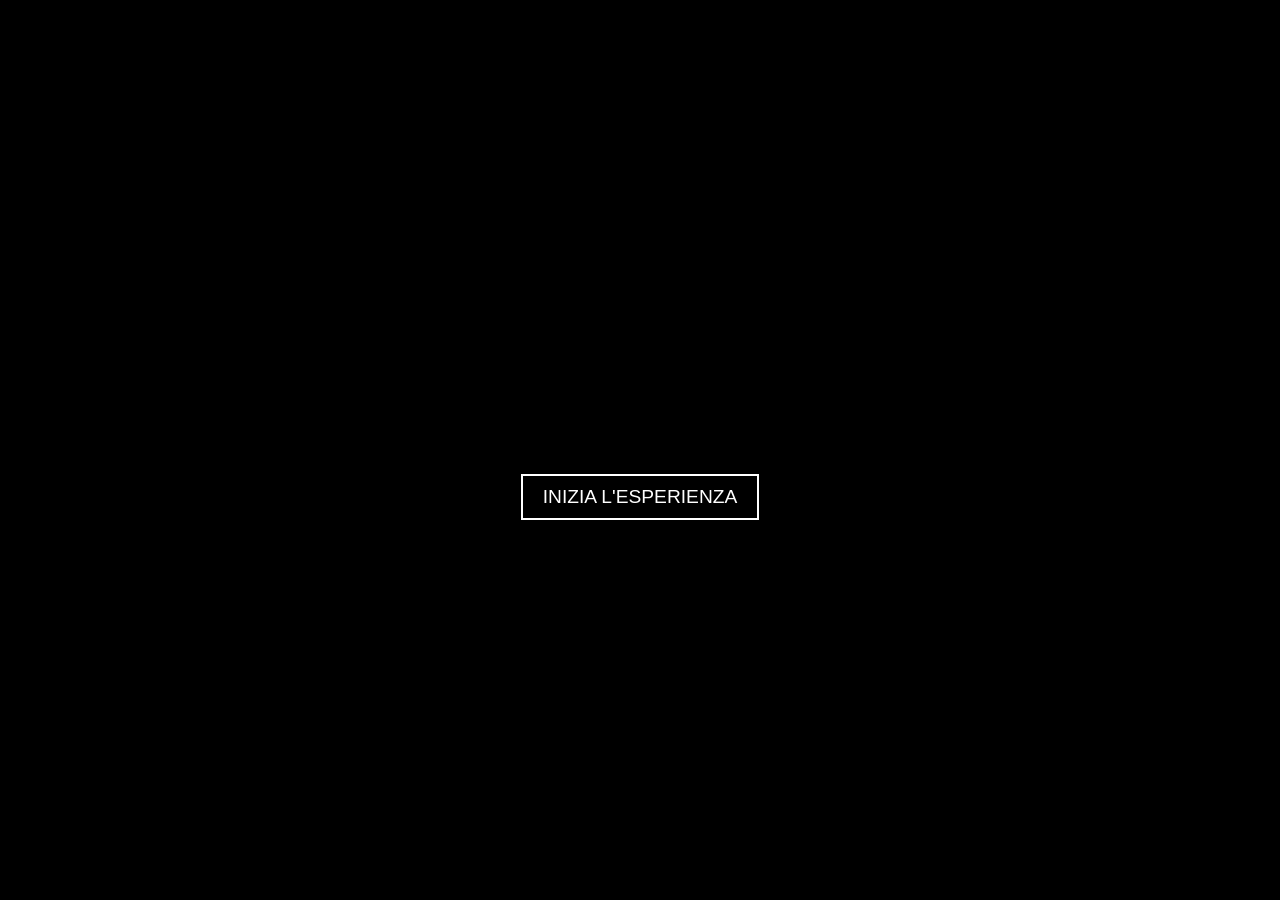
<file: index.html>
<!DOCTYPE html>
<html>
    <head>
        <meta name="viewport" content="width=device-width, initial-scale=1.0">
        <link href="intro.css" rel="stylesheet">
        <link rel="icon" type="image/png" href="immagini/icon.png">
        <title>The Bay Harbour Site - Intro</title>
        <script async src="https://pagead2.googlesyndication.com/pagead/js/adsbygoogle.js?client=ca-pub-9515995415757323"
     crossorigin="anonymous"></script>
    </head>
    <body>
        <div id="intro-container" class="center-wrapper">
            <h1 class="fade-text">Tonight's the night.</h1>
            <button id="start-btn">Inizia l'esperienza</button>
        </div>
        <audio id="dexter-audio" src="audio/tonight-the-night-voice.mp3"></audio>

        <script>
            const btn = document.getElementById('start-btn');
            const text = document.querySelector('.fade-text');
            const audio = document.getElementById('dexter-audio');

            btn.addEventListener('click', () => {
                
                btn.style.display = 'none';
                
            
                text.style.opacity = '1';
                
                
                audio.play();

            
                setTimeout(() => {
                    window.location.href = "pagine/home.html";
                }, 4000); 
            });
        </script>
    </body>

</html>
</file>
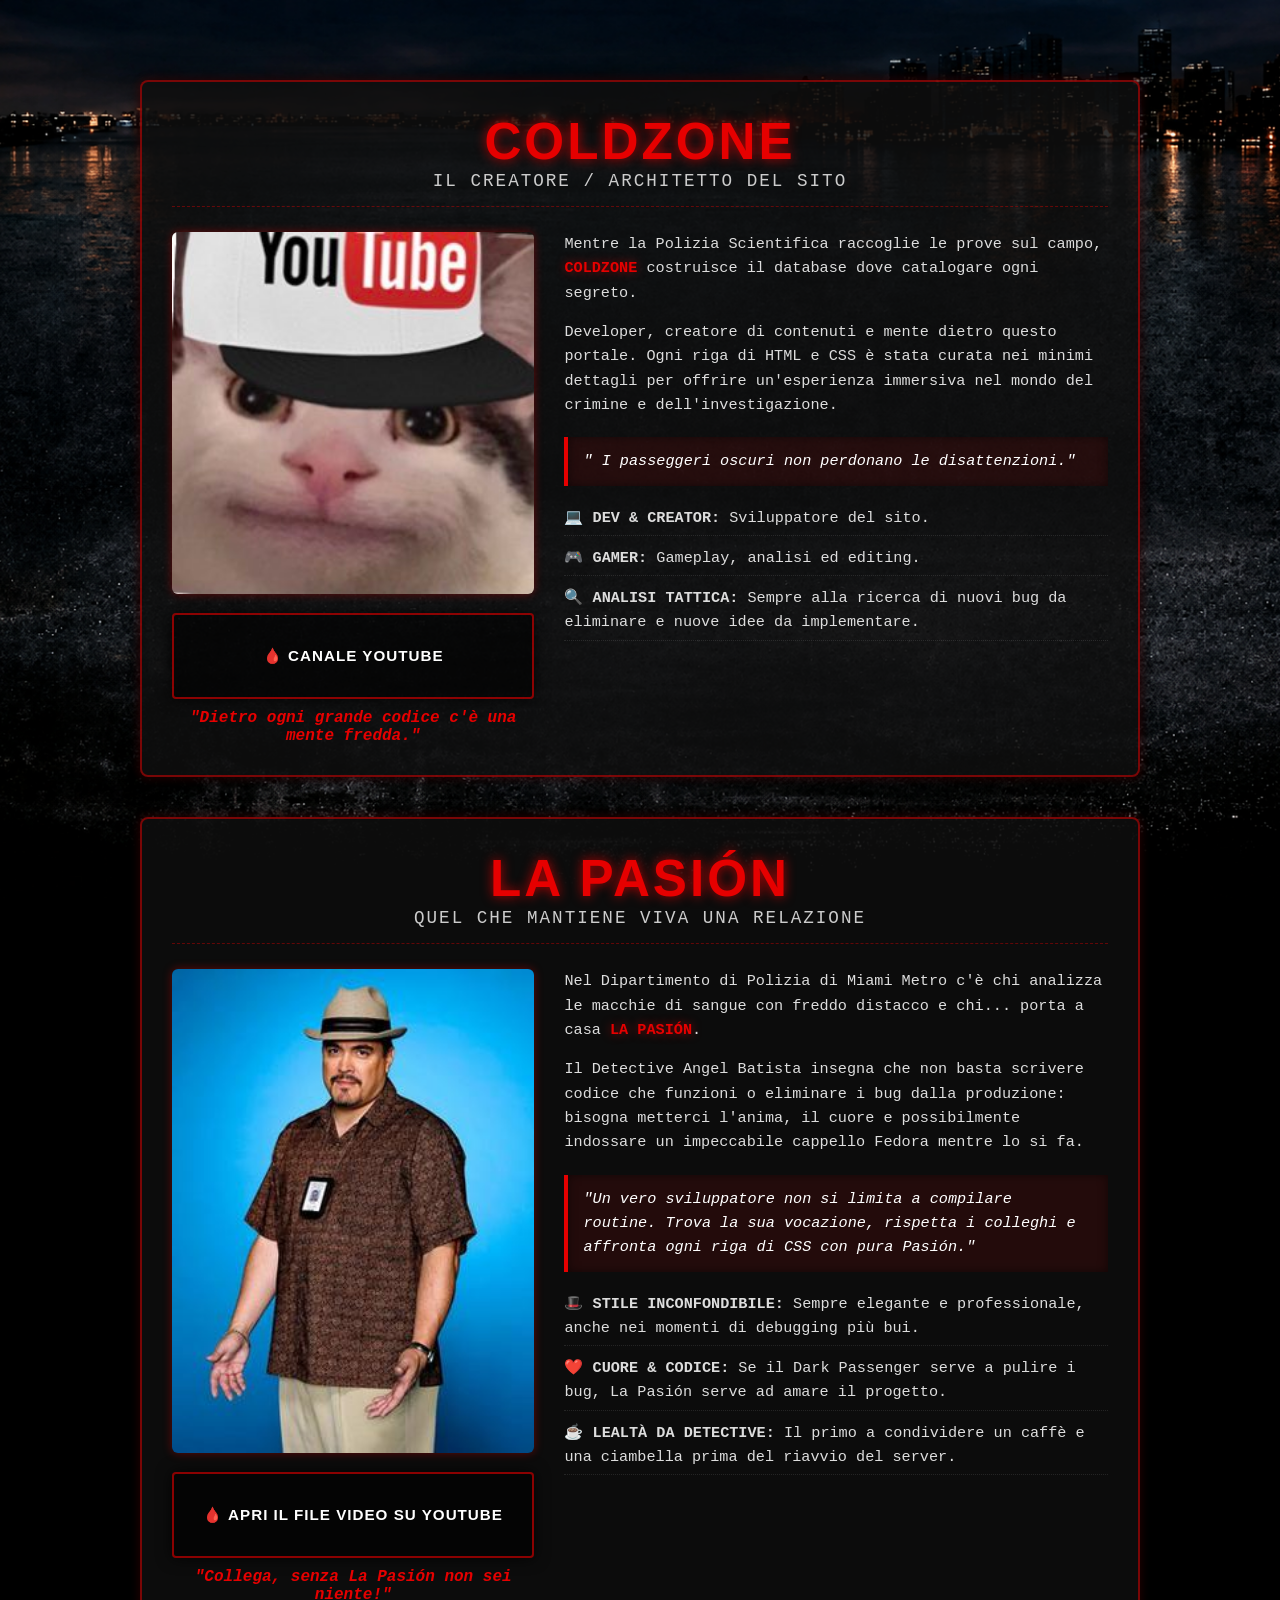
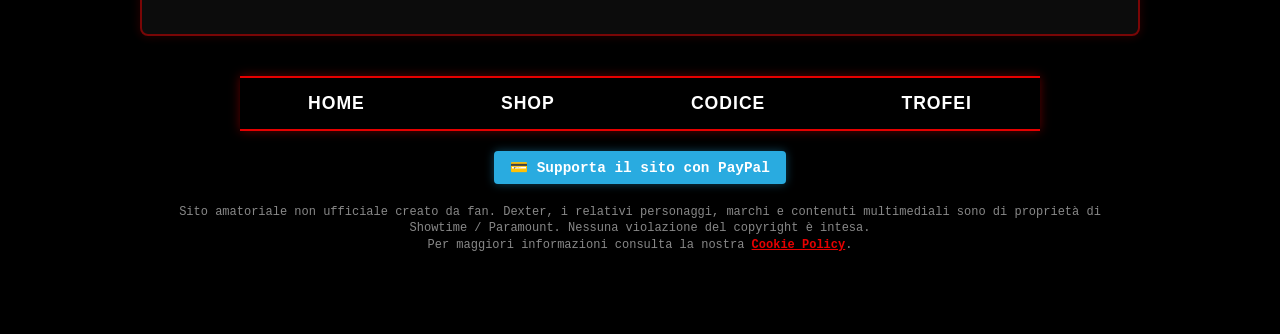
<file: pagine/chi-siamo.html>
<!DOCTYPE html>
<html lang="it">
<head>
    <meta charset="UTF-8">
    <meta name="viewport" content="width=device-width, initial-scale=1.0">
    <title>CHI SIAMO</title>
    <link rel="icon" type="image/png" href="../immagini/icon.png">
    <link rel="stylesheet" href="../css/struttura.css">
    <script async src="https://pagead2.googlesyndication.com/pagead/js/adsbygoogle.js?client=ca-pub-9515995415757323"
     crossorigin="anonymous"></script>
</head>
<body>
    <div class="sezione-batista">
        <div class="header-batista">
            <p class="titolo-pasion">COLDZONE</p>
            <span class="sub-batista">IL CREATORE / ARCHITETTO DEL SITO</span>
        </div>

        <div class="contenuto-batista">
            <div class="box-meme-batista">
                <div class="foto-batista-container">
                    <img src="../immagini/creator.jpg" alt="Coldzone Creator" class="foto-creator">
                </div>

                <div class="video-container">
                    <a href="https://www.youtube.com/@coldzone2730" target="_blank" class="youtube-btn">
                        🩸 CANALE YOUTUBE
                    </a>
                </div>

                <span class="didascalia-meme">"Dietro ogni grande codice c'è una mente fredda."</span>
            </div>

            <div class="testo-pasion">
                <p>
                    Mentre la Polizia Scientifica raccoglie le prove sul campo, <strong class="testo-rosso">COLDZONE</strong> costruisce il database dove catalogare ogni segreto.
                </p>
                <p>
                    Developer, creatore di contenuti e mente dietro questo portale. Ogni riga di HTML e CSS è stata curata nei minimi dettagli per offrire un'esperienza immersiva nel mondo del crimine e dell'investigazione.
                </p>
                
                <blockquote class="citazione-batista">
                    " I passeggeri oscuri non perdonano le disattenzioni."
                </blockquote>
                
                <ul class="lista-pasion">
                    <li>💻 <strong>DEV & CREATOR:</strong> Sviluppatore del sito.</li>
                    <li>🎮 <strong>GAMER:</strong> Gameplay, analisi ed editing.</li>
                    <li>🔍 <strong>ANALISI TATTICA:</strong> Sempre alla ricerca di nuovi bug da eliminare e nuove idee da implementare.</li>
                </ul>
            </div>
        </div>
    </div>

    <div class="sezione-batista">
        <div class="header-batista">
            <p class="titolo-pasion">LA PASIÓN</p>
            <span class="sub-batista">QUEL CHE MANTIENE VIVA UNA RELAZIONE</span>
        </div>

        <div class="contenuto-batista">
            
            <div class="box-meme-batista">
                
                <div class="foto-batista-container">
                    <img src="../immagini/Angel_Batista.jpg" alt="Angel Batista" class="foto-batista">
                </div>

                <div class="video-container">
                    <a href="https://youtu.be/N30i8fri4Ng?si=NhlGqLWc7x1ITAKj" target="_blank" class="youtube-btn">
                    🩸 APRI IL FILE VIDEO SU YOUTUBE
                    </a>
                </div>

                <span class="didascalia-meme">"Collega, senza La Pasión non sei niente!"</span>
            </div>

            <div class="testo-pasion">
                <p>
                    Nel Dipartimento di Polizia di Miami Metro c'è chi analizza le macchie di sangue con freddo distacco e chi... porta a casa <strong class="testo-rosso">LA PASIÓN</strong>.
                </p>
                <p>
                    Il Detective Angel Batista insegna che non basta scrivere codice che funzioni o eliminare i bug dalla produzione: bisogna metterci l'anima, il cuore e possibilmente indossare un impeccabile cappello Fedora mentre lo si fa.
                </p>
                
                <blockquote class="citazione-batista">
                    "Un vero sviluppatore non si limita a compilare routine. Trova la sua vocazione, rispetta i colleghi e affronta ogni riga di CSS con pura Pasión."
                </blockquote>
                
                <ul class="lista-pasion">
                    <li>🎩 <strong>STILE INCONFONDIBILE:</strong> Sempre elegante e professionale, anche nei momenti di debugging più bui.</li>
                    <li>❤️ <strong>CUORE & CODICE:</strong> Se il Dark Passenger serve a pulire i bug, La Pasión serve ad amare il progetto.</li>
                    <li>☕ <strong>LEALTÀ DA DETECTIVE:</strong> Il primo a condividere un caffè e una ciambella prima del riavvio del server.</li>
                </ul>
            </div>
            </div>
        </div>
        <footer>
            <ul class="menu">
                <li id="home"><a href="../pagine/home.html">HOME</a></li>
                <li id="shop"><a href="../pagine/shop.html">SHOP</a></li>
                <li id="codice"><a href="../pagine/codice.html">CODICE</a></li>
                <li id="trofei"><a href="../pagine/trofei.html">TROFEI</a></li>
            </ul>
        </footer>
        <!-- SEZIONE SUPPORTO E AFFILIAZIONE -->
            <div class="supporto-container">
                <!-- Pulsante paypal -->
                <a href="https://www.paypal.me/TheBayHarbourSite" target="_blank" class="btn-kofi">
                    💳 Supporta il sito con PayPal
                </a>
            </div>
        <div class="footer-note">
            <p class="disclaimer">Sito amatoriale non ufficiale creato da fan. Dexter, i relativi personaggi, marchi e contenuti multimediali sono di proprietà di Showtime / Paramount. Nessuna violazione del copyright è intesa.</p>
            <p class="disclaimer">Per maggiori informazioni consulta la nostra <a href="cookie.html" class="link-cookie">Cookie Policy</a>.</p>
        </div>
        <!-- Tag Audio -->
        <audio id="audio-brian" src="../audio/La%20Passion%20Sound%20Effect%20BRAINROT.mp3"></audio>
        <script>
            const fotoBrian = document.querySelector('.foto-batista'); 
            const audioBrian = document.getElementById('audio-brian');

            if (fotoBrian && audioBrian) {
                fotoBrian.style.cursor = 'pointer'; 
                fotoBrian.addEventListener('click', () => {
                    audioBrian.currentTime = 0; // Riparte dall'inizio ad ogni click
                    audioBrian.play().catch(error => {
                        console.log("Riproduzione bloccata dal browser:", error);
                    });
                });
            }
        </script>
</body>
</html>
</file>
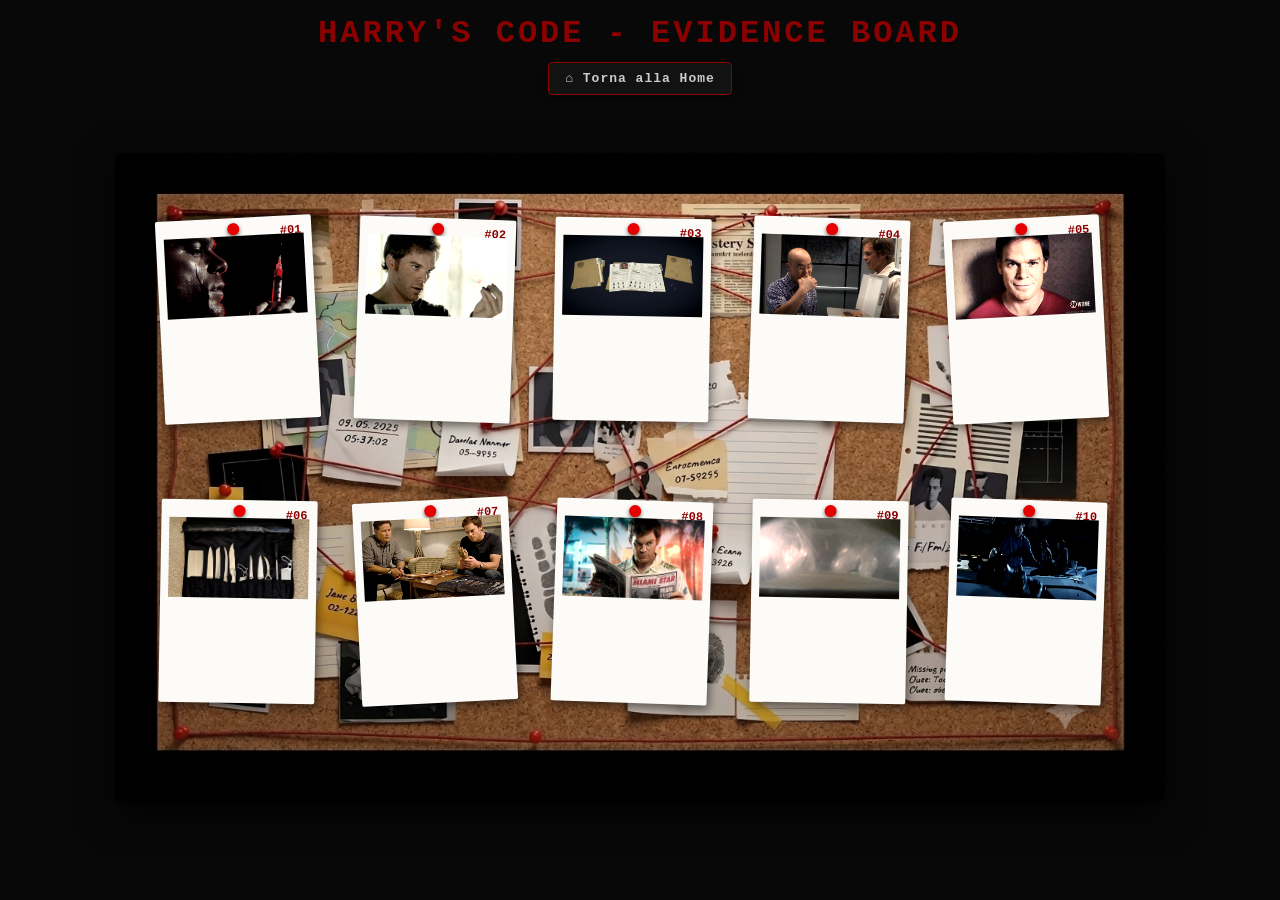
<file: pagine/codice.html>
<!DOCTYPE html>
<html lang="it">
<head>
    <meta charset="UTF-8">
    <meta name="viewport" content="width=device-width, initial-scale=1.0">
    <title>Harry's Code - Evidence Board</title>
    <link rel="icon" type="image/png" href="../immagini/icon.png">
    <link rel="stylesheet" href="../css/lavagna.css">
    <script async src="https://pagead2.googlesyndication.com/pagead/js/adsbygoogle.js?client=ca-pub-9515995415757323"
     crossorigin="anonymous"></script>
</head>
<body>
    <div class="intestazione">
        <h1 class="titolo-pagina">HARRY'S CODE - EVIDENCE BOARD</h1>
        <a href="../pagine/home.html" class="btn-home" id="btn-home">
            &#8962; Torna alla Home
        </a>
    </div>
    <!-- CONTENITORE PRINCIPALE (LA SCENA) -->
    <div class="scena-investigativa">
        
        <!-- Frecce di navigazione -->
        <button class="freccia-nav freccia-prev" onclick="spostaRegola(-1)">&#10094;</button>
        <button class="freccia-nav freccia-next" onclick="spostaRegola(1)">&#10095;</button>

        <!-- Tasto per tornare alla vista panoramica -->
        <button class="btn-reset" id="btn-back" onclick="resetVista()">&#10006; Torna alla Lavagna</button>

        <!-- LA LAVAGNA DI SUGHERO -->
        <div class="lavagna-sughero" id="lavagna">
            
            <!-- REGOLE (Con immagini Unsplash pronte per la prova) -->
            <div class="polaroid" id="card-1" onclick="zoomRegola(1)">
                <div class="spilla"></div>
                <span class="num-polaroid">#01</span>
                <img src="../immagini/1reg.gif" alt="Regola 1">
                <div class="dettagli-regola">
                    <h2>#1: Non farsi scoprire</h2>
                    <p>La regola cardine che garantisce la sopravvivenza. Ogni azione deve essere invisibile. Usa la plastica e cancella ogni traccia.</p>
                </div>
            </div>

            <div class="polaroid" id="card-2" onclick="zoomRegola(2)">
                <div class="spilla"></div>
                <span class="num-polaroid">#02</span>
                <img src="../immagini/2-regola.jpg" alt="Regola 2">
                <div class="dettagli-regola">
                    <h2>#2: Mai uccidere un innocente</h2>
                    <p>Il pilastro morale del codice. Raccogli prove schiaccianti e inconfutabili prima di agire.</p>
                </div>
            </div>

            <div class="polaroid" id="card-3" onclick="zoomRegola(3)">
                <div class="spilla"></div>
                <span class="num-polaroid">#03</span>
                <img src="../immagini/3-regola.jpeg" alt="Regola 3">
                <div class="dettagli-regola">
                    <h2>#3: Solo assassini sfuggiti alla giustizia</h2>
                    <p>Si applica a coloro che il sistema legale non è riuscito a punire. Intervieni dove la legge fallisce.</p>
                </div>
            </div>

            <div class="polaroid" id="card-4" onclick="zoomRegola(4)">
                <div class="spilla"></div>
                <span class="num-polaroid">#04</span>
                <img src="../immagini/4reg.png" alt="Regola 4">
                <div class="dettagli-regola">
                    <h2>#4: Mimetizzarsi</h2>
                    <p>Integrati perfettamente nella società. Mantieni un lavoro stabile e proietta l'immagine di un cittadino comune.</p>
                </div>
            </div>

            <div class="polaroid" id="card-5" onclick="zoomRegola(5)">
                <div class="spilla"></div>
                <span class="num-polaroid">#05</span>
                <img src="../immagini/5reg.gif" alt="Regola 5">
                <div class="dettagli-regola">
                    <h2>#5: Fingere le emozioni</h2>
                    <p>Simula i sentimenti umani standard: sorridi e mostra empatia per evitare di sembrare sospetto.</p>
                </div>
            </div>

            <div class="polaroid" id="card-6" onclick="zoomRegola(6)">
                <div class="spilla"></div>
                <span class="num-polaroid">#06</span>
                <img src="../immagini/6reg.png" alt="Regola 6">
                <div class="dettagli-regola">
                    <h2>#6: Essere metodici</h2>
                    <p>Pianificazione scientifica: studio delle abitudini della vittima, preparazione della stanza e piano di fuga.</p>
                </div>
            </div>

            <div class="polaroid" id="card-7" onclick="zoomRegola(7)">
                <div class="spilla"></div>
                <span class="num-polaroid">#07</span>
                <img src="../immagini/7reg.png" alt="Regola 7">
                <div class="dettagli-regola">
                    <h2>#7: Niente di personale</h2>
                    <p>Rabbia e vendetta offuscano il giudizio. Opera con il distacco emotivo e la precisione di uno strumento chirurgico.</p>
                </div>
            </div>

            <div class="polaroid" id="card-8" onclick="zoomRegola(8)">
                <div class="spilla"></div>
                <span class="num-polaroid">#08</span>
                <img src="../immagini/8reg.jpg" alt="Regola 8">
                <div class="dettagli-regola">
                    <h2>#8: Non dare nell'occhio</h2>
                    <p>Mantieni il sangue freddo in pubblico. Evita comportamenti eccentrici che potrebbero attirare l'attenzione.</p>
                </div>
            </div>

            <div class="polaroid" id="card-9" onclick="zoomRegola(9)">
                <div class="spilla"></div>
                <span class="num-polaroid">#09</span>
                <img src="../immagini/9reg.gif" alt="Regola 9">
                <div class="dettagli-regola">
                    <h2>#9: Omicidio con scopo</h2>
                    <p>Uccidere senza motivo è inaccettabile. Ogni azione deve impedire ad altri predatori di colpire di nuovo.</p>
                </div>
            </div>

            <div class="polaroid" id="card-10" onclick="zoomRegola(10)">
                <div class="spilla"></div>
                <span class="num-polaroid">#10</span>
                <img src="../immagini/10reg.gif" alt="Regola 10">
                <div class="dettagli-regola">
                    <h2>#10: Smaltire il corpo</h2>
                    <p>Seziona e sigilla i resti in sacchi zavorrati, poi gettali nella Corrente del Golfo dal motoscafo.</p>
                </div>
            </div>

        </div>
    </div>

    <!-- SCRIPT PER LO ZOOM E SPOSTAMENTO -->
    <script>
        let regolaAttiva = null;
        const totaleRegole = 10;

        function zoomRegola(id) {
            regolaAttiva = id;
            const lavagna = document.getElementById('lavagna');
            const card = document.getElementById(`card-${id}`);

            // Rimuove lo stato attivo da tutte le altre card
            document.querySelectorAll('.polaroid').forEach(c => c.classList.remove('attiva'));
            card.classList.add('attiva');

            // Calcolo preciso del centro
            const scena = document.querySelector('.scena-investigativa');
            const scenaRect = scena.getBoundingClientRect();
            const cardRect = card.getBoundingClientRect();

            // Calcoliamo lo spostamento per portare la Polaroid esatta al centro dello schermo
            const centroScenaX = scenaRect.width / 2;
            const centroScenaY = scenaRect.height / 2;
            const centroCardX = cardRect.left + (cardRect.width / 2);
            const centroCardY = cardRect.top + (cardRect.height / 2);

            // Otteniamo la posizione corrente della lavagna
            const style = window.getComputedStyle(lavagna);
            const matrix = new WebKitCSSMatrix(style.transform);
            
            // Calcolo delta dallo stato attuale
            const offsetX = centroScenaX - centroCardX + matrix.m41;
            const offsetY = centroScenaY - centroCardY + matrix.m42;

            // Zoom bilanciato a 1.55 (non sparirà più dallo schermo!)
            lavagna.style.transform = `translate(${offsetX}px, ${offsetY}px) scale(1.55)`;
            document.body.classList.add('in-zoom');
        }

        function resetVista() {
            regolaAttiva = null;
            const lavagna = document.getElementById('lavagna');
            
            // Ripristina la lavagna al centro senza zoom
            lavagna.style.transform = 'translate(0px, 0px) scale(1)';
            document.querySelectorAll('.polaroid').forEach(c => c.classList.remove('attiva'));
            document.body.classList.remove('in-zoom');
        }

        function spostaRegola(direzione) {
            if (regolaAttiva === null) return;
            
            let nuovoId = regolaAttiva + direzione;
            if (nuovoId < 1) nuovoId = totaleRegole;
            if (nuovoId > totaleRegole) nuovoId = 1;

            zoomRegola(nuovoId);
        }
    </script>
</body>
</html>
</file>
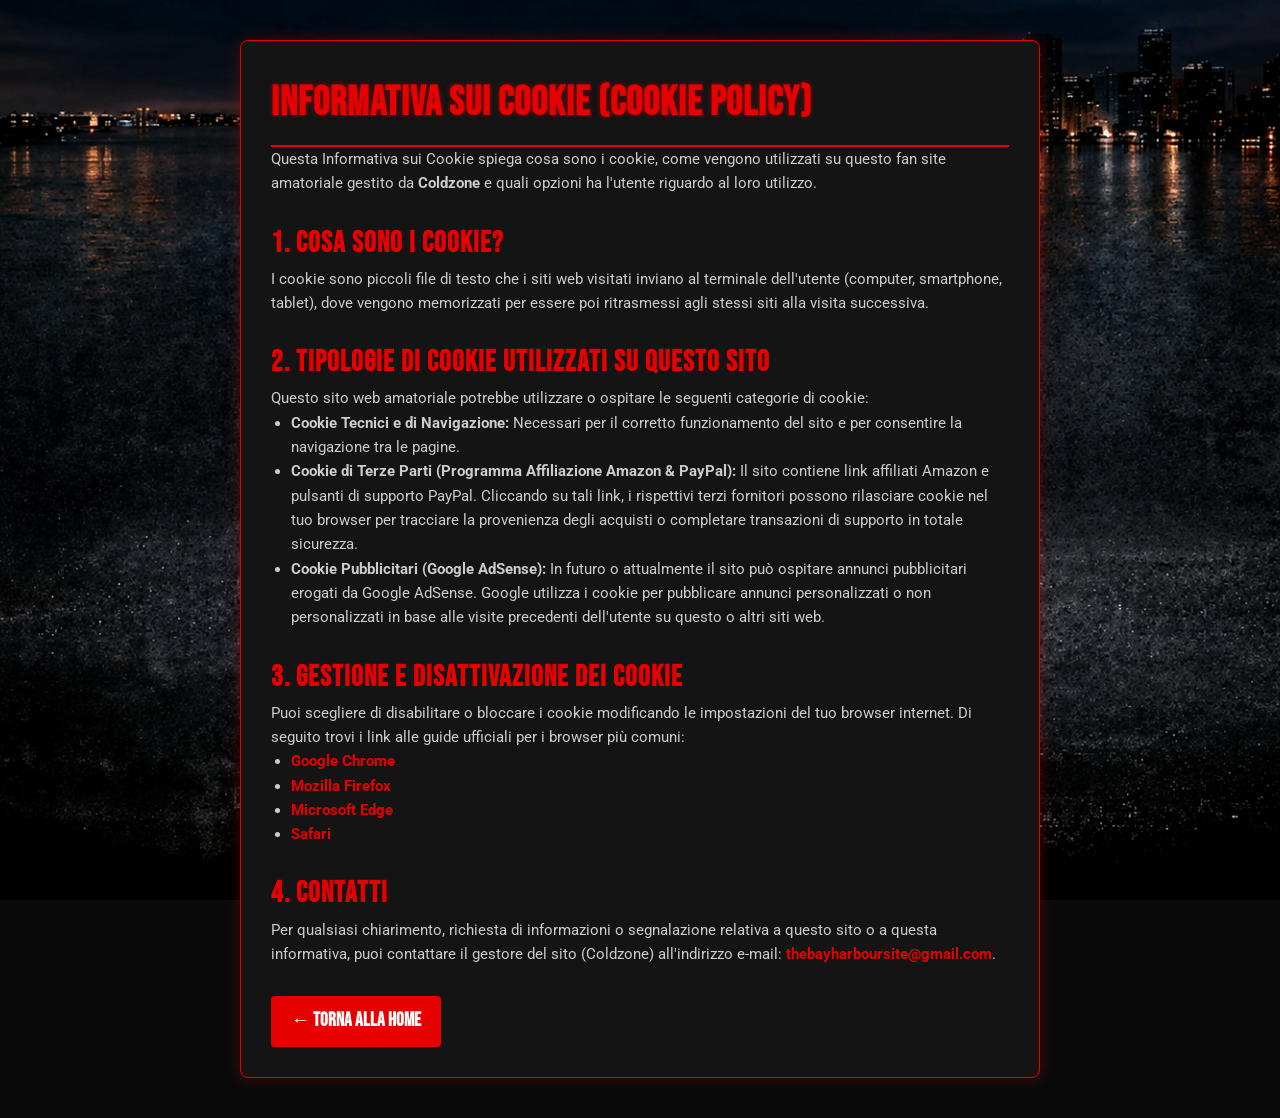
<file: pagine/cookie.html>
<!DOCTYPE html>
<html lang="it">
<head>
    <meta charset="UTF-8">
    <meta name="viewport" content="width=device-width, initial-scale=1.0">
    <title>Cookie Policy - Dexter Fan Site</title>
    <link rel="stylesheet" href="../css/struttura.css">
    <link rel="icon" type="image/png" href="../immagini/icon.png">
    <link href="https://fonts.googleapis.com/css2?family=Bebas+Neue&family=Roboto:wght@300;400;700&display=swap" rel="stylesheet">
    <script async src="https://pagead2.googlesyndication.com/pagead/js/adsbygoogle.js?client=ca-pub-9515995415757323"
     crossorigin="anonymous"></script>
    <style>
        body {
            background-color: #0a0a0a;
            color: #e0e0e0;
            font-family: 'Roboto', sans-serif;
            margin: 0;
            padding: 40px 20px;
            line-height: 1.6;
        }
        .container {
            max-width: 800px;
            margin: 0 auto;
            background-color: #141414;
            border: 1px solid #e60000;
            border-radius: 8px;
            padding: 30px;
            box-shadow: 0 0 15px rgba(230, 0, 0, 0.3);
        }

        h1, h2 {
            font-family: 'Bebas Neue', cursive;
            color: #e60000;
            letter-spacing: 1px;
            margin-top: 0;
        }

        h1 {
            font-size: 2.5rem;
            border-bottom: 2px solid #e60000;
            padding-bottom: 10px;
            text-shadow: 0 0 5px rgba(230, 0, 0, 0.5);
        }

        h2 {
            font-size: 1.8rem;
            margin-top: 25px;
        }

        p, li {
            color: #cccccc;
            font-size: 0.95rem;
        }

        ul {
            padding-left: 20px;
        }

        a {
            color: #e60000;
            text-decoration: none;
            font-weight: bold;
        }

        a:hover {
            text-decoration: underline;
        }

        .back-btn {
            display: inline-block;
            margin-top: 30px;
            padding: 10px 20px;
            background-color: #e60000;
            color: #ffffff;
            font-family: 'Bebas Neue', cursive;
            font-size: 1.2rem;
            text-decoration: none;
            border-radius: 4px;
            transition: background-color 0.2s, box-shadow 0.2s;
        }

        .back-btn:hover {
            background-color: #ff1a1a;
            box-shadow: 0 0 10px rgba(230, 0, 0, 0.7);
            text-decoration: none;
        }
    </style>
</head>
<body>

    <div class="container">
        <h1>Informativa sui Cookie (Cookie Policy)</h1>
        
        <p>Questa Informativa sui Cookie spiega cosa sono i cookie, come vengono utilizzati su questo fan site amatoriale gestito da <strong>Coldzone</strong> e quali opzioni ha l'utente riguardo al loro utilizzo.</p>

        <h2>1. Cosa sono i cookie?</h2>
        <p>I cookie sono piccoli file di testo che i siti web visitati inviano al terminale dell'utente (computer, smartphone, tablet), dove vengono memorizzati per essere poi ritrasmessi agli stessi siti alla visita successiva.</p>

        <h2>2. Tipologie di cookie utilizzati su questo sito</h2>
        <p>Questo sito web amatoriale potrebbe utilizzare o ospitare le seguenti categorie di cookie:</p>
        <ul>
            <li><strong>Cookie Tecnici e di Navigazione:</strong> Necessari per il corretto funzionamento del sito e per consentire la navigazione tra le pagine.</li>
            <li><strong>Cookie di Terze Parti (Programma Affiliazione Amazon & PayPal):</strong> Il sito contiene link affiliati Amazon e pulsanti di supporto PayPal. Cliccando su tali link, i rispettivi terzi fornitori possono rilasciare cookie nel tuo browser per tracciare la provenienza degli acquisti o completare transazioni di supporto in totale sicurezza.</li>
            <li><strong>Cookie Pubblicitari (Google AdSense):</strong> In futuro o attualmente il sito può ospitare annunci pubblicitari erogati da Google AdSense. Google utilizza i cookie per pubblicare annunci personalizzati o non personalizzati in base alle visite precedenti dell'utente su questo o altri siti web.</li>
        </ul>

        <h2>3. Gestione e disattivazione dei cookie</h2>
        <p>Puoi scegliere di disabilitare o bloccare i cookie modificando le impostazioni del tuo browser internet. Di seguito trovi i link alle guide ufficiali per i browser più comuni:</p>
        <ul>
            <li><a href="https://support.google.com/chrome/answer/95647" target="_blank" rel="noopener">Google Chrome</a></li>
            <li><a href="https://support.mozilla.org/it/kb/Gestione%20dei%20cookie" target="_blank" rel="noopener">Mozilla Firefox</a></li>
            <li><a href="https://support.microsoft.com/it-it/windows/eliminare-e-gestire-i-cookie-a6d05711-2829-cd91-7d1a-49081e7d23f3" target="_blank" rel="noopener">Microsoft Edge</a></li>
            <li><a href="https://support.apple.com/it-it/guide/safari/sfri11471/mac" target="_blank" rel="noopener">Safari</a></li>
        </ul>

        <h2>4. Contatti</h2>
        <p>Per qualsiasi chiarimento, richiesta di informazioni o segnalazione relativa a questo sito o a questa informativa, puoi contattare il gestore del sito (Coldzone) all'indirizzo e-mail: <a href="mailto:thebayharboursite@gmail.com">thebayharboursite@gmail.com</a>.</p>

        <a href="home.html" class="back-btn">← Torna alla Home</a>
    </div>

</body>
</html>
</file>
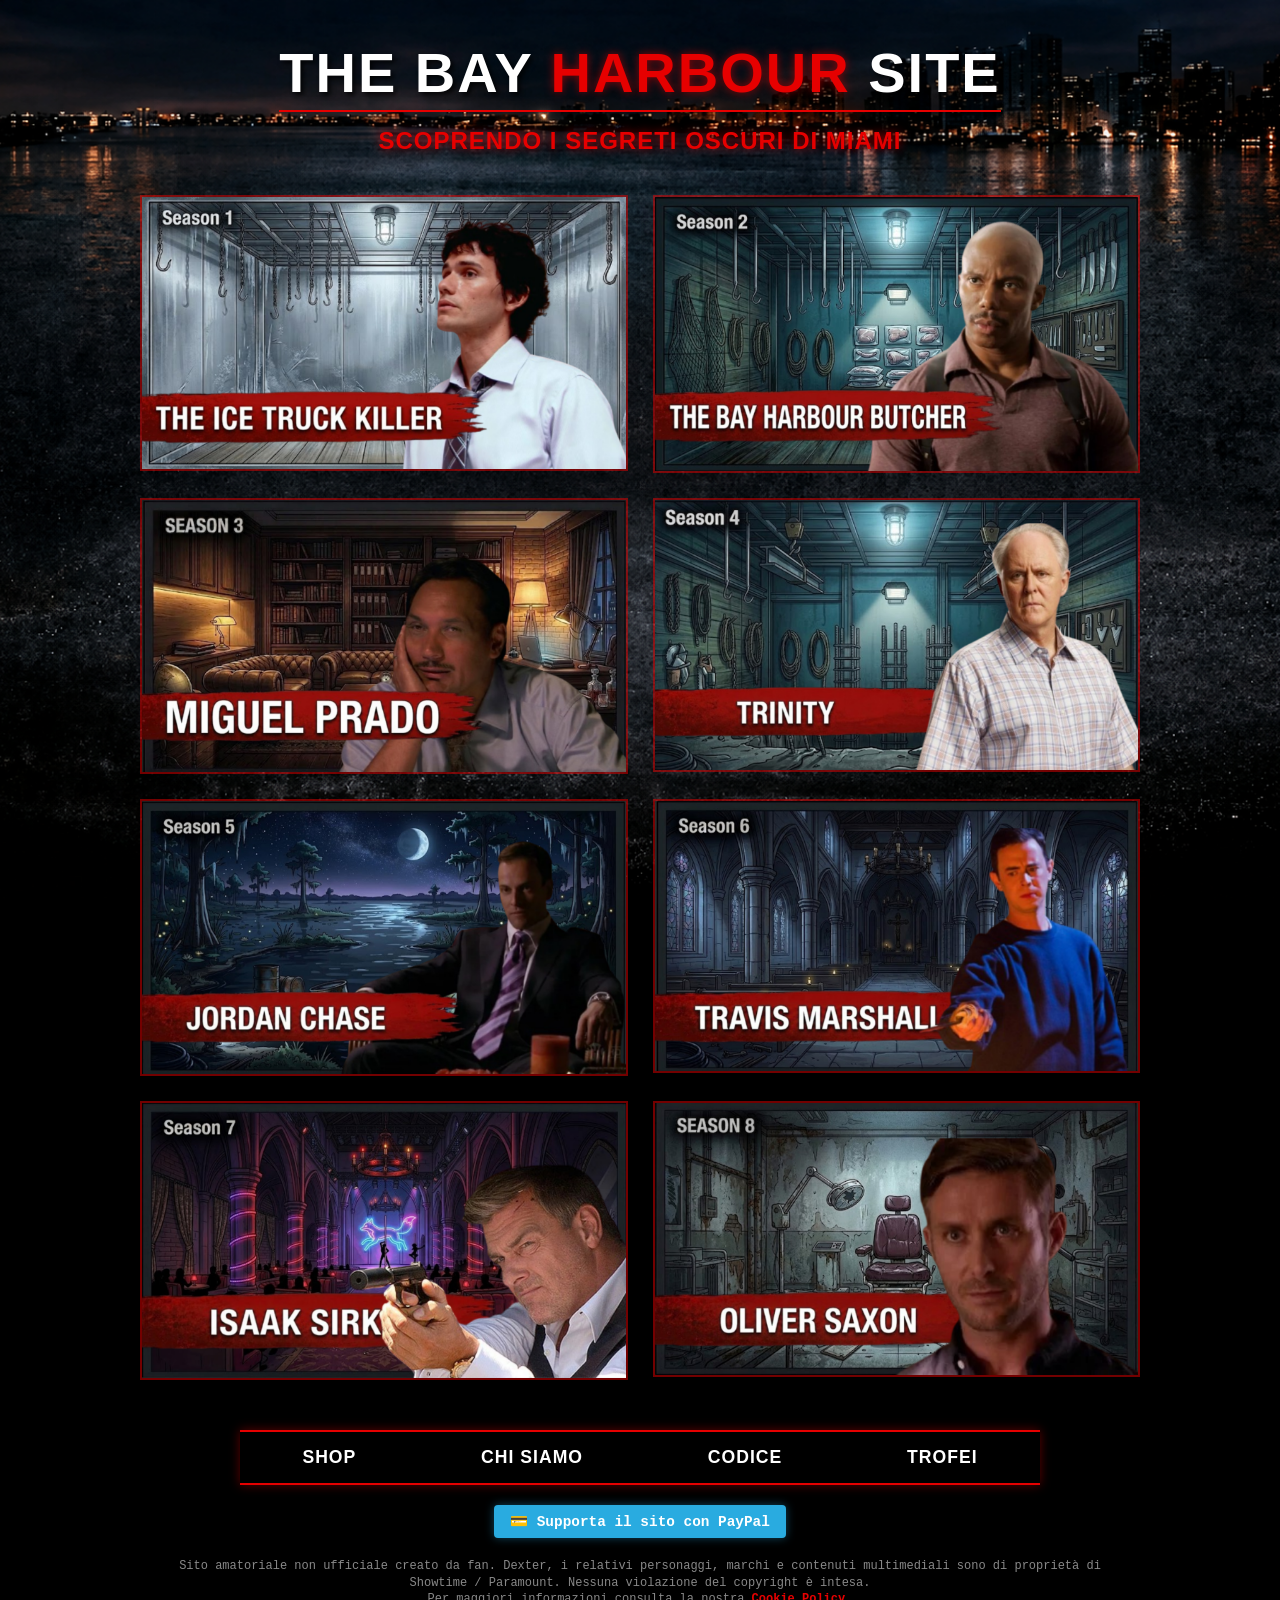
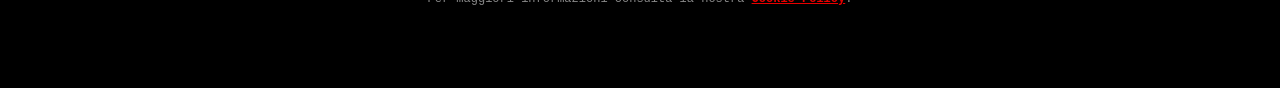
<file: pagine/home.html>
<!DOCTYPE html>
<html>
    <head>
        <meta name="viewport" content="width=device-width, initial-scale=1.0">
        <link rel="stylesheet" href="../css/struttura.css">
        <link rel="icon" type="image/png" href="../immagini/icon.png">
        <title>The Bay Harbour Site - HOME</title>
        <script async src="https://pagead2.googlesyndication.com/pagead/js/adsbygoogle.js?client=ca-pub-9515995415757323"
     crossorigin="anonymous"></script>
    </head>
    <body>
        <header>
            <h1 id="titolo">THE BAY <span class="testo-rosso">HARBOUR </span>SITE</h1>
            <h3 id="sottotitolo">Scoprendo i segreti oscuri di Miami</h3>
        </header>
        <div id="griglia-immagini">
                <a href="../pagine/season1.html"><img src="../immagini/season 1.png" alt="Sesaon 1 - Ice truck killer"></a>
                <a href="../pagine/season2.html"><img src="../immagini/season 2.png" alt="Season 2 - The bay harbour butcher"></a>
                <a href="../pagine/season3.html"><img src="../immagini/season 3.png" alt="Sesaon 3 - Miguel Prado"></a>
                <a href="../pagine/season4.html"><img src="../immagini/season 4.png" alt="Sesaon 4 - Trinity"></a>
                <a href="../pagine/season5.html"><img src="../immagini/season 5.png" alt="Sesaon 5 - Jordan Chase"></a>
                <a href="../pagine/season6.html"><img src="../immagini/season 6.png" alt="Sesaon 6 - Travis Marshall"></a>
                <a href="../pagine/season7.html"><img src="../immagini/season 7.png" alt="Sesaon 7 - Isaak Sirko"></a>
                <a href="../pagine/season8.html"><img src="../immagini/season 8.png" alt="Sesaon 8 - Oliver Saxon"></a>
        </div>
        <footer>
            <ul class="menu">
                <li id="shop"><a href="../pagine/shop.html">SHOP</a></li>
                <li id="about-us"><a href="../pagine/chi-siamo.html">CHI SIAMO</a></li>
                <li id="codice"><a href="../pagine/codice.html">CODICE</a></li>
                <li id="trofei"><a href="../pagine/trofei.html">TROFEI</a></li>
            </ul>
        </footer>
        <!-- SEZIONE SUPPORTO E AFFILIAZIONE -->
            <div class="supporto-container">
                <!-- Pulsante paypal -->
                <a href="https://www.paypal.me/TheBayHarbourSite" target="_blank" class="btn-kofi">
                    💳 Supporta il sito con PayPal
                </a>
            </div>
        <div class="footer-note">
            <p class="disclaimer">Sito amatoriale non ufficiale creato da fan. Dexter, i relativi personaggi, marchi e contenuti multimediali sono di proprietà di Showtime / Paramount. Nessuna violazione del copyright è intesa.</p>
            <p class="disclaimer">Per maggiori informazioni consulta la nostra <a href="cookie.html" class="link-cookie">Cookie Policy</a>.</p>
        </div>

    </body>
</html>
</file>
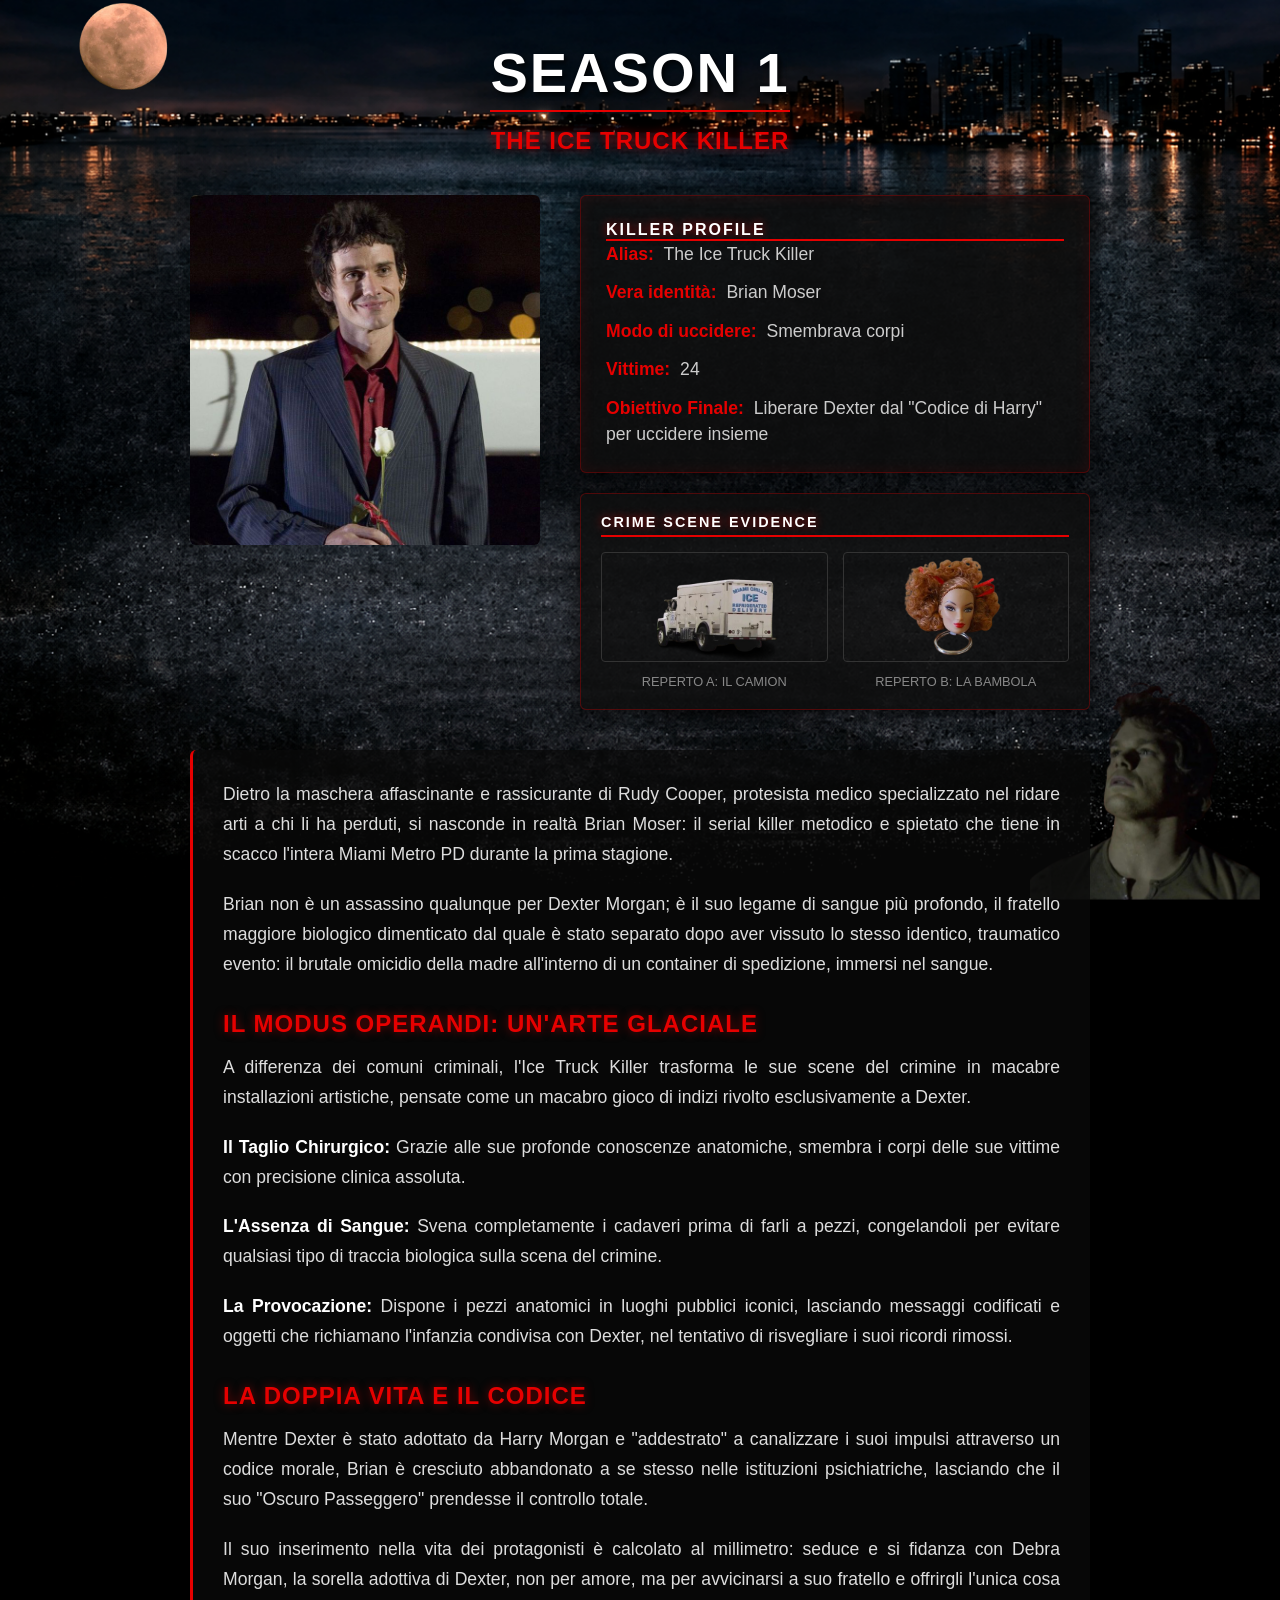
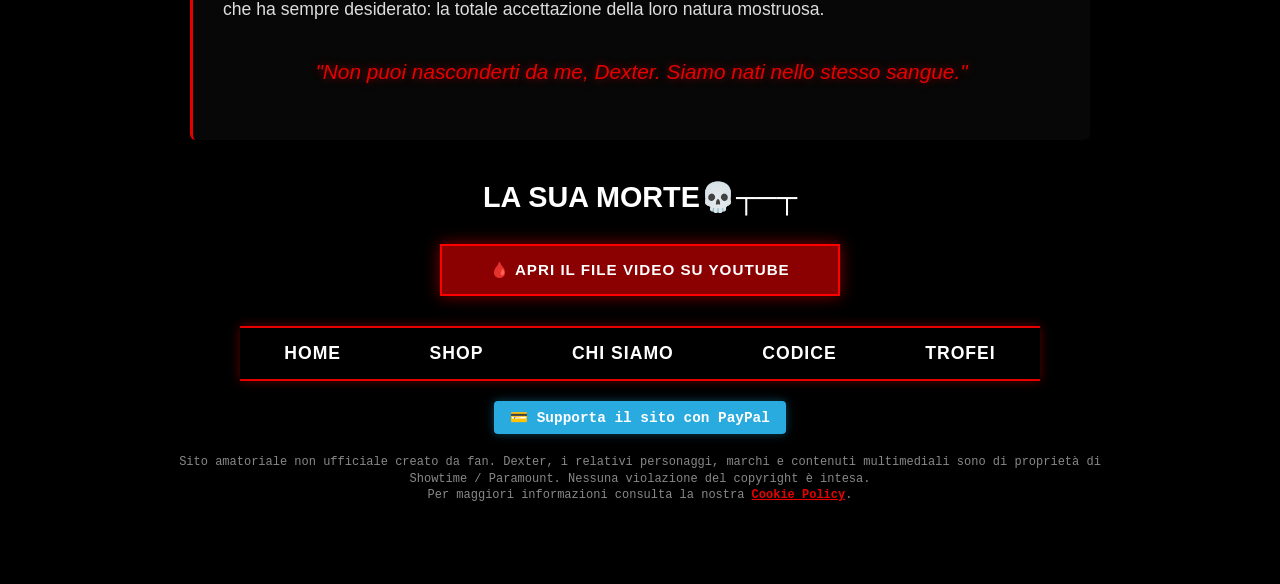
<file: pagine/season1.html>
<!DOCTYPE html>
<html>
    <head>
        <meta name="viewport" content="width=device-width, initial-scale=1.0">
        <link rel="stylesheet" href="../css/struttura.css">
        <link rel="icon" type="image/png" href="../immagini/icon.png">
        <link rel="stylesheet" href="../css/season1.css">
        <title>The Bay Harbour Site - Season 1</title>
        <script async src="https://pagead2.googlesyndication.com/pagead/js/adsbygoogle.js?client=ca-pub-9515995415757323"
     crossorigin="anonymous"></script>
    </head>
    <body>
        <header>
            <h1 id="titolo">SEASON 1</h1>
            <h3 id="sottotitolo"><span class="testo-rosso">THE ICE TRUCK KILLER</span></h3>
        </header>
        <img src="../immagini/moon.png" id="luna" alt="Luna">
        <img src="../immagini/dexter looking.png" id="dextah" alt="Dexter">
        <div class="box">
            <img class="immagine" src="../immagini/brian-moser.jpg">
            <div class="colonna-destra">
        
            <div id="profile">
                <p id="cap">KILLER PROFILE</p>
                <ul id="lista-profilo">
                    <li><b>Alias:</b> The Ice Truck Killer</li>
                    <li><b>Vera identità:</b> Brian Moser</li>
                    <li><b>Modo di uccidere:</b> Smembrava corpi</li>
                    <li><b>Vittime:</b> 24</li>
                    <li><b>Obiettivo Finale:</b> Liberare Dexter dal "Codice di Harry" per uccidere insieme</li>
                </ul>
            </div>
            
            <div class="evidence-box">
                <p class="evidence-title">CRIME SCENE EVIDENCE</p>
                <div class="evidence-grid">
                    <div class="evidence-item">
                        <img src="../immagini/camion.png" alt="Camion Frigo">
                        <span>REPERTO A: IL CAMION</span>
                    </div>
                    <div class="evidence-item">
                        <img src="../immagini/bambola.png" alt="Indizio Bambola">
                        <span>REPERTO B: LA BAMBOLA</span>
                    </div>
                </div>
            </div>
            </div>
        </div>
        <div id="contenitore-testo">
            <p>Dietro la maschera affascinante e rassicurante di Rudy Cooper, protesista medico specializzato nel ridare arti a chi li ha perduti, si nasconde in realtà Brian Moser: il serial killer metodico e spietato che tiene in scacco l'intera Miami Metro PD durante la prima stagione.</p>
            <p>Brian non è un assassino qualunque per Dexter Morgan; è il suo legame di sangue più profondo, il fratello maggiore biologico dimenticato dal quale è stato separato dopo aver vissuto lo stesso identico, traumatico evento: il brutale omicidio della madre all'interno di un container di spedizione, immersi nel sangue.</p>
            <h2 class="titolo-sezione">Il Modus Operandi: Un'Arte Glaciale</h2>
            <p>A differenza dei comuni criminali, l'Ice Truck Killer trasforma le sue scene del crimine in macabre installazioni artistiche, pensate come un macabro gioco di indizi rivolto esclusivamente a Dexter.</p>
            <p><strong>Il Taglio Chirurgico:</strong> Grazie alle sue profonde conoscenze anatomiche, smembra i corpi delle sue vittime con precisione clinica assoluta.</p>
            <p><strong>L'Assenza di Sangue:</strong> Svena completamente i cadaveri prima di farli a pezzi, congelandoli per evitare qualsiasi tipo di traccia biologica sulla scena del crimine.</p>
            <p><strong>La Provocazione:</strong> Dispone i pezzi anatomici in luoghi pubblici iconici, lasciando messaggi codificati e oggetti che richiamano l'infanzia condivisa con Dexter, nel tentativo di risvegliare i suoi ricordi rimossi.</p>
            <h2 class="titolo-sezione">La Doppia Vita e il Codice</h2>
            <p>Mentre Dexter è stato adottato da Harry Morgan e "addestrato" a canalizzare i suoi impulsi attraverso un codice morale, Brian è cresciuto abbandonato a se stesso nelle istituzioni psichiatriche, lasciando che il suo "Oscuro Passeggero" prendesse il controllo totale.</p>
            <p>Il suo inserimento nella vita dei protagonisti è calcolato al millimetro: seduce e si fidanza con Debra Morgan, la sorella adottiva di Dexter, non per amore, ma per avvicinarsi a suo fratello e offrirgli l'unica cosa che ha sempre desiderato: la totale accettazione della loro natura mostruosa.</p>
            <p class="citazione"><i>"Non puoi nasconderti da me, Dexter. Siamo nati nello stesso sangue."</i></p>
        </div>
        <div>
            <h3 class="titolo-video">LA SUA MORTE💀┬─┬</h3>
            <!-- Un link camuffato da bottone stile Dexter -->
            <a href="https://youtu.be/coafmHTS0H8?si=KayxaOm4pyri7yPw" target="_blank" class="youtube-btn">
                🩸 APRI IL FILE VIDEO SU YOUTUBE
            </a>
        </div>
        <footer>
            <ul class="menu">
                <li id="home"><a href="../pagine/home.html">HOME</a></li>
                <li id="shop"><a href="../pagine/shop.html">SHOP</a></li>
                <li id="about-us"><a href="../pagine/chi-siamo.html">CHI SIAMO</a></li>
                <li id="codice"><a href="../pagine/codice.html">CODICE</a></li>
                <li id="trofei"><a href="../pagine/trofei.html">TROFEI</a></li>
            </ul>
        </footer>
        <!-- SEZIONE SUPPORTO E AFFILIAZIONE -->
            <div class="supporto-container">
                <!-- Pulsante paypal -->
                <a href="https://www.paypal.me/TheBayHarbourSite" target="_blank" class="btn-kofi">
                    💳 Supporta il sito con PayPal
                </a>

            </div>
        <div class="footer-note">
            <p class="disclaimer">Sito amatoriale non ufficiale creato da fan. Dexter, i relativi personaggi, marchi e contenuti multimediali sono di proprietà di Showtime / Paramount. Nessuna violazione del copyright è intesa.</p>
            <p class="disclaimer">Per maggiori informazioni consulta la nostra <a href="cookie.html" class="link-cookie">Cookie Policy</a>.</p>
        </div>

        <!--audio per immagine-->
        <audio id="audio-brian" src="../audio/you-always-had-trouble-saying-brian.mp3"></audio>
        <script>
            // Selezioniamo la foto di Brian usando la sua classe CSS
            const fotoBrian = document.querySelector('.immagine'); 
            const audioBrian = document.getElementById('audio-brian');

            // Attiviamo il click sulla foto
            if (fotoBrian) {
                fotoBrian.style.cursor = 'pointer'; // Forza la manina sul mouse
                fotoBrian.addEventListener('click', () => {
                    audioBrian.currentTime = 0; // Ricomincia da capo se l'utente clicca di continuo
                    audioBrian.play();
                });
            }
        </script>
    </body>
</html>
</file>
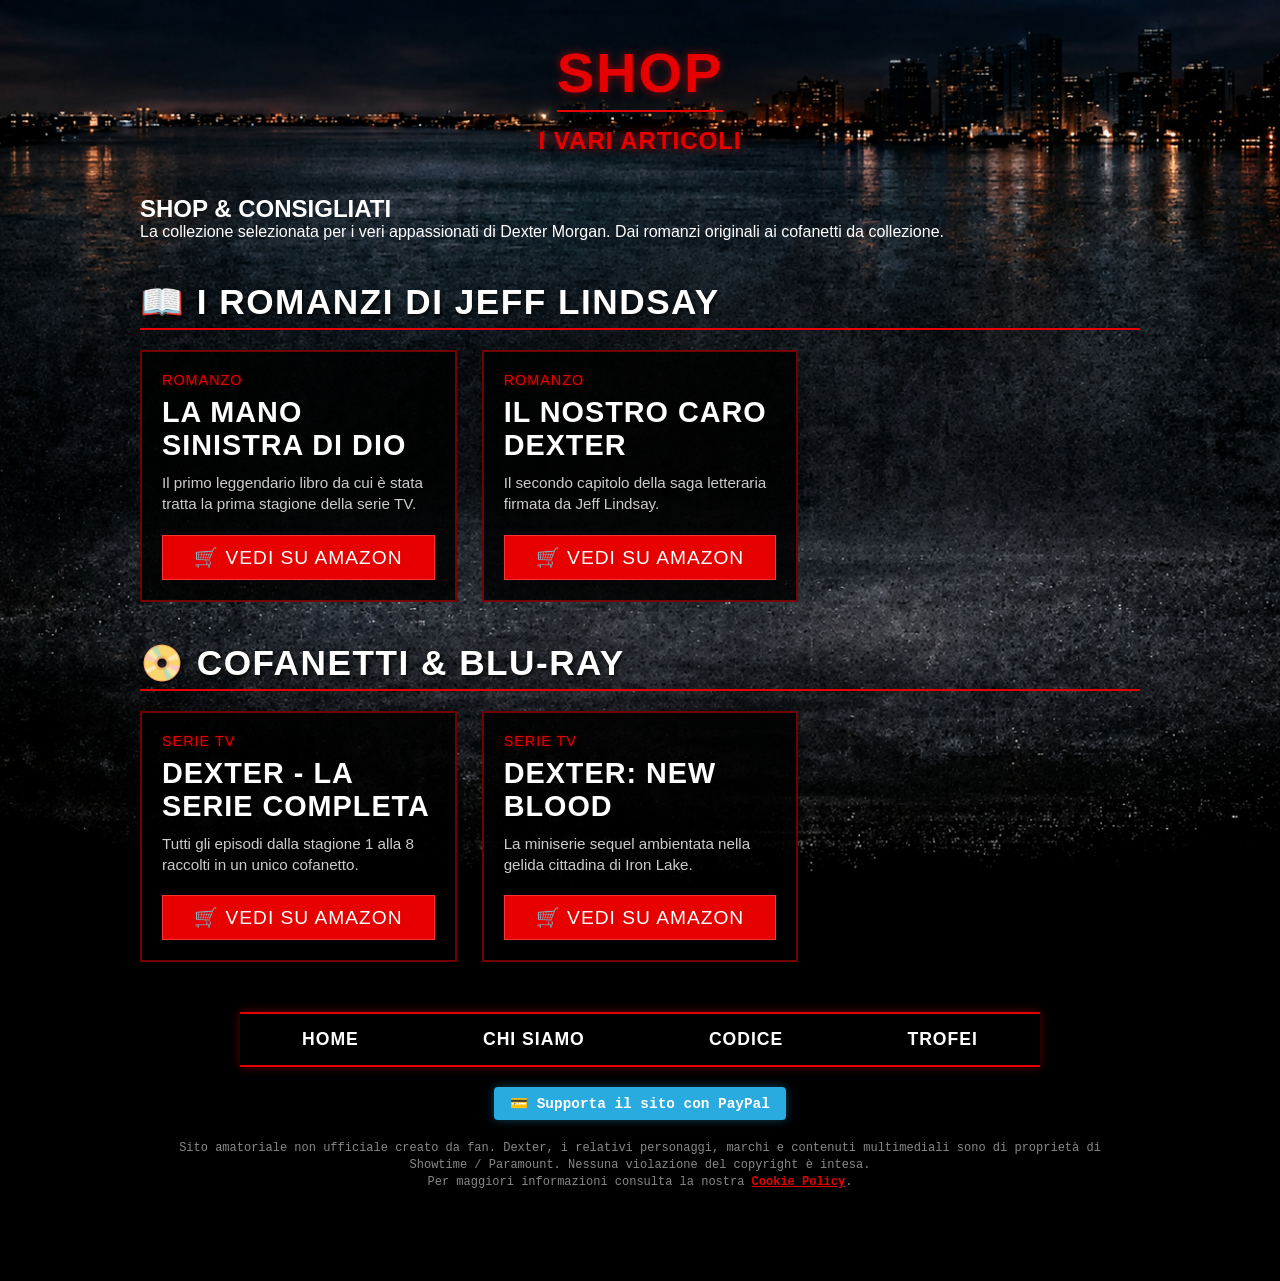
<file: pagine/shop.html>
<!DOCTYPE html>
<html>
    <head>
        <meta name="viewport" content="width=device-width, initial-scale=1.0">
        <link rel="icon" type="image/png" href="../immagini/icon.png">
        <link rel="stylesheet" href="../css/struttura.css">
        <title>The Bay Harbour Site - SHOP</title>
        <script async src="https://pagead2.googlesyndication.com/pagead/js/adsbygoogle.js?client=ca-pub-9515995415757323"
     crossorigin="anonymous"></script>
    </head>
    <body>
        <header>
            <h1 id="titolo"><span class="testo-rosso">SHOP </span></h1>
            <h3 id="sottotitolo">I vari articoli </h3>
        </header>
        <!-- Contenuto della pagina Shop -->
    <main class="shop-container">
        
        <section class="shop-hero">
            <h1>SHOP & CONSIGLIATI</h1>
            <p>La collezione selezionata per i veri appassionati di Dexter Morgan. Dai romanzi originali ai cofanetti da collezione.</p>
        </section>

       <!-- Sezione Prodotti -->
    <main class="shop-container">
        <!-- Categoria 1: Libri -->
        <h2 class="shop-sezione-titolo">📖 I ROMANZI DI JEFF LINDSAY</h2>
        <div class="griglia-prodotti">
            
            <article class="scheda-prodotto">
                <div>
                    <div class="badge-categoria">Romanzo</div>
                    <h3>LA MANO SINISTRA DI DIO</h3>
                    <p>Il primo leggendario libro da cui è stata tratta la prima stagione della serie TV.</p>
                </div>
                <a href="https://amzn.to/4ya6Re9" target="_blank" rel="noopener" class="btn-amazon">
                    🛒 VEDI SU AMAZON
                </a>
            </article>

            <article class="scheda-prodotto">
                <div>
                    <div class="badge-categoria">Romanzo</div>
                    <h3>IL NOSTRO CARO DEXTER</h3>
                    <p>Il secondo capitolo della saga letteraria firmata da Jeff Lindsay.</p>
                </div>
                <a href="https://amzn.to/4hcLq6i" target="_blank" rel="noopener" class="btn-amazon">
                    🛒 VEDI SU AMAZON
                </a>
            </article>

        </div>

        <!-- Categoria 2: Home Video -->
        <h2 class="shop-sezione-titolo">📀 COFANETTI & BLU-RAY</h2>
        <div class="griglia-prodotti">

            <article class="scheda-prodotto">
                <div>
                    <div class="badge-categoria">Serie TV</div>
                    <h3>DEXTER - LA SERIE COMPLETA</h3>
                    <p>Tutti gli episodi dalla stagione 1 alla 8 raccolti in un unico cofanetto.</p>
                </div>
                <a href="https://amzn.to/4yfsqda" target="_blank" rel="noopener" class="btn-amazon">
                    🛒 VEDI SU AMAZON
                </a>
            </article>

            <article class="scheda-prodotto">
                <div>
                    <div class="badge-categoria">Serie TV</div>
                    <h3>DEXTER: NEW BLOOD</h3>
                    <p>La miniserie sequel ambientata nella gelida cittadina di Iron Lake.</p>
                </div>
                <a href="https://amzn.to/4yfsqda" target="_blank" rel="noopener" class="btn-amazon">
                    🛒 VEDI SU AMAZON
                </a>
            </article>

        </div>

    </main>

    <!-- Footer integrato con il tuo stile e citazione -->
    <footer>
        

        <ul class="menu">
            <li id="home"><a href="../pagine/home.html">HOME</a></li>
            <li id="about-us"><a href="../pagine/chi-siamo.html">CHI SIAMO</a></li>
            <li id="codice"><a href="../pagine/codice.html">CODICE</a></li>
            <li id="trofei"><a href="../pagine/trofei.html">TROFEI</a></li>
        </ul>

        
    </footer>
    <!-- SEZIONE SUPPORTO -->
            <div class="supporto-container">
                <!-- Pulsante paypal -->
                <a href="https://www.paypal.me/TheBayHarbourSite" target="_blank" class="btn-kofi">
                    💳 Supporta il sito con PayPal
                </a>
            </div>
    <div class="footer-note">
            <p class="disclaimer">Sito amatoriale non ufficiale creato da fan. Dexter, i relativi personaggi, marchi e contenuti multimediali sono di proprietà di Showtime / Paramount. Nessuna violazione del copyright è intesa.</p>
            <p class="disclaimer">Per maggiori informazioni consulta la nostra <a href="cookie.html" class="link-cookie">Cookie Policy</a>.</p>
    </div>
    </body>
</html>
</file>
<file: intro.css>
* {
    margin: 0;
    padding: 0;
    box-sizing: border-box;
}
body,html{
    width:100%;
    height: 100%;
    background-color: black;
    font-family: 'Courier New', Courier, monospace;
    display: flex;
    justify-content: center;
    align-items: center;
    overflow:hidden;
}
.center-wrapper {
    display: flex;
    flex-direction: column;  
    justify-content: center; 
    align-items: center;     
    text-align: center;
    gap: 20px;              
}
#intro-container {
    text-align: center;
}
.fade-text {
    color: #e60000;
    font-size: 3rem;
    letter-spacing: 2px;
    opacity: 0;
    transition: opacity 1.5s ease-in-out;
    margin-bottom: 20px;
    text-transform: uppercase;
    text-shadow: 0 0 10px rgba(230, 0, 0, 0.7);
}
#start-btn {
    background: transparent;
    color: #fff;
    border: 2px solid #fff;
    padding: 10px 20px;
    font-size: 1.2rem;
    cursor: pointer;
    text-transform: uppercase;
    transition: all 0.3s ease;
}
#start-btn:hover {
    background-color: #e60000;
    border-color: #e60000;
    box-shadow: 0 0 15px #e60000;
}
</file>
<file: css/struttura.css>
* {
    margin: 0;
    padding: 0;
    box-sizing: border-box;
}
.testo-rosso{
    color: #e60000;
    text-shadow: 0 0 10px rgba(230, 0, 0, 0.6);
}
body {
    background-image: url(../immagini/sfondo.png);
    background-repeat: no-repeat;
    background-position: center top;
    background-attachment: fixed;
    background-size: cover;
    background-color: #000;
    font-family: 'Bebas Neue','Soda Script', 'Arial';
    color: #fff;
    padding: 40px 20px;
}


header {
    text-align: center;
    margin-bottom: 40px;
}

#titolo {
    color: white;
    font-size: 3.5rem;
    font-weight: bold;
    letter-spacing: 2px;
    text-shadow: 3px 3px 5px rgba(0, 0, 0, 0.8);
    border-bottom: 2px solid #e60000; 
    display: inline-block;
    padding-bottom: 5px;
}

#sottotitolo {
    color: #e60000; 
    font-size: 1.5rem;
    margin-top: 15px;
    letter-spacing: 1px;
    text-transform: uppercase;
    text-shadow: 0 0 10px rgba(230, 0, 0, 0.7);
}

#griglia-immagini {
    display: grid !important; /* L'importante forza il browser a usare il Grid Layout */
    grid-template-columns: 1fr 1fr;
    gap: 25px; 
    max-width: 1000px; 
    margin: 0 auto 50px auto;
    width: 100%;
}
#griglia-immagini a {
    display: block;
    width: 100%;
}

#griglia-immagini a img {
    width: 100%;
    height: auto;
    display:block;
    border: 2px solid rgba(230, 0, 0, 0.5); 
    transition: transform 0.3s ease, box-shadow 0.3s ease;
}


#griglia-immagini a img:hover {
    transform: scale(1.02);
    box-shadow: 0 0 15px rgba(230, 0, 0, 0.8);
    border-color: #e60000;
}


footer {
    max-width: 800px;
    margin: 0 auto;
    border-top: 2px solid #e60000; 
    border-bottom: 2px solid #e60000; 
    padding: 15px 0;
    box-shadow: 0 0 10px rgba(230, 0, 0, 0.4);
}

.menu {
    display: flex;
    justify-content: space-around; 
    list-style: none; 
}

.menu li a {
    color: #fff;
    text-decoration: none;
    font-size: 1.1rem;
    font-weight: bold;
    letter-spacing: 1px;
    transition: color 0.3s;
}

.menu li a:hover {
    color: #e60000;
}


/* codice per diario */
.diario-container {
    display: flex;
    align-items: center;
    justify-content: center;
    max-width: 1000px;
    margin: 50px auto;
    gap: 20px;
}

/* Struttura del libro aperto */
.libro {
    display: flex;
    width: 100%;
    height: 550px; /* Alzato leggermente per accomodare bene testo + foto */
    background-color: #f4edd2; /* Colore carta ingiallita/vintage */
    background-image: radial-gradient(circle at 50% 50%, transparent 60%, rgba(0,0,0,0.05) 100%);
    border-radius: 8px;
    box-shadow: 5px 5px 25px rgba(0, 0, 0, 0.7), inset 0 0 20px rgba(0,0,0,0.1);
    position: relative;
    border: 1px solid #dcd1b4;
    overflow: hidden;
}

/* La piegatura centrale del diario */
.linea-centrale {
    width: 2px;
    height: 100%;
    background: linear-gradient(to right, rgba(0,0,0,0.15), rgba(0,0,0,0.3), rgba(0,0,0,0.15));
    box-shadow: 0 0 10px rgba(0,0,0,0.3);
}

/* Stile comune delle due pagine */
.pagina {
    flex: 1;
    padding: 40px 50px;
    color: #2b261d;
    font-family: 'Courier New', Courier, monospace;
    overflow-y: auto;
}

/* Titoli delle regole nel diario */
.pagina h2 {
    color: #8b0000;
    font-size: 20px;
    margin-bottom: 20px;
    border-bottom: 1px dashed rgba(139, 0, 0, 0.3);
    padding-bottom: 5px;
    text-transform: uppercase;
}

.pagina p {
    font-size: 15px;
    line-height: 1.6;
    text-align: justify;
}

/* Le immagini dentro il diario */
.pagina img {
    width: 100%;
    height: 160px;
    object-fit: cover;
    border-radius: 4px;
    margin-top: 15px;
    filter: sepia(0.4) contrast(1.1); /* Effetto foto Polaroid d'epoca */
    border: 1px solid rgba(0,0,0,0.1);
}

/* Bottoni delle frecce esterne */
.freccia-diario {
    background: rgba(20, 20, 20, 0.6);
    color: #e60000;
    border: 1px solid rgba(230, 0, 0, 0.4);
    font-size: 24px;
    padding: 15px 20px;
    cursor: pointer;
    border-radius: 50%;
    transition: all 0.3s ease;
}

.freccia-diario:hover {
    background: #e60000;
    color: white;
    box-shadow: 0 0 15px red;
}

/* Animazione di cambio pagina fluida */
.fade-pagina {
    animation: sfoglia 0.4s ease-in-out;
}

@keyframes sfoglia {
    0% { opacity: 0; transform: translateY(2px); }
    100% { opacity: 1; transform: translateY(0); }
}
/* ==========================================
   SEZIONE ANGEL BATISTA & LA PASION
   ========================================== */

.sezione-batista {
    max-width: 1000px;
    margin: 40px auto;
    padding: 30px;
    background-color: rgba(15, 15, 15, 0.85); /* Sfondo scuro trasparente in linea col sito */
    border: 2px solid rgba(230, 0, 0, 0.5);   /* Bordo rosso neon */
    border-radius: 8px;
    box-shadow: 0 0 20px rgba(0, 0, 0, 0.9), 0 0 10px rgba(230, 0, 0, 0.3);
}

.header-batista {
    text-align: center;
    margin-bottom: 25px;
    border-bottom: 1px dashed rgba(230, 0, 0, 0.4);
    padding-bottom: 15px;
}

/* TITOLO LA PASION */
p.titolo-pasion {
    font-size: 3.2rem;
    font-weight: bold;
    color: #e60000;
    letter-spacing: 3px;
    margin: 0;
    text-shadow: 0 0 12px rgba(230, 0, 0, 0.8);
    text-transform: uppercase;
}

.sub-batista {
    font-size: 1.1rem;
    color: #ccc;
    letter-spacing: 2px;
    font-family: 'Courier New', Courier, monospace;
}

/* LAYOUT A FLANKING (MEDIA + TESTO) */
.contenuto-batista {
    display: flex;
    gap: 30px;
    align-items: flex-start;
    flex-wrap: wrap;
}

.box-meme-batista {
    flex: 1;
    min-width: 280px;
    text-align: center;
}

/* IMMAGINE ANGEL BATISTA */
.foto-batista-container {
    margin-bottom: 15px;
}
.foto-creator {
    width: 100%;
    height: 350px;
    object-fit: cover;
    height:auto;
    border-radius:6px;
    box-shadow: 0 0 10px rgba(230, 0, 0, 0.4);
    transition: transform 0.3s ease;
}
.foto-creator:hover {
    transform: scale(1.02);
    border: 2px solid #e60000;
}
.foto-batista {
    width: 100%;
    height: 350px;
    object-fit: cover;
    height:auto;
    border-radius:6px;
    box-shadow: 0 0 10px rgba(230, 0, 0, 0.4);
    transition: transform 0.3s ease;
}
.foto-batista:hover {
    transform: scale(1.02);
    border: 2px solid #e60000;
}

.video-container {
    width: 100%;
    /* Rimuovi padding-bottom e height: 0 */
    padding: 20px 10px;
    border: 2px solid rgba(230, 0, 0, 0.6);
    border-radius: 4px;
    background: rgba(0, 0, 0, 0.6);
    box-shadow: 0 0 15px rgba(0, 0, 0, 0.8);
    display: flex;
    justify-content: center;
    align-items: center;
    transition: all 0.3s ease;
    cursor: pointer;
}
.video-container:hover .youtube-btn {
    color: #fff;
    text-shadow: 0 0 10px #ffffff;
}
.video-container:hover {
    border-color: #ff0000;
    background-color: rgba(230, 0, 0, 0.25); /* Sfondo rosso traslucido */
    box-shadow: 0 0 25px #ff0000, inset 0 0 15px rgba(255, 0, 0, 0.4); /* Glow esterno e interno */
    transform: scale(1.02); /* Leggero ingrandimento */
}

/* Stile per il bottone all'interno */
.youtube-btn {
    display: inline-block;
    width: 100%;
    max-width: 100%; /* Si adatta alla larghezza del contenitore */
    padding: 12px 15px;
    background: transparent;
    color: #fff;
    text-align: center;
    text-decoration: none;
    font-size: 0.95rem;
    font-weight: bold;
    letter-spacing: 1px;
    border:none;
    box-shadow: none;
    font-family: 'Bebas Neue', 'Arial', sans-serif;
}


.didascalia-meme {
    display: block;
    margin-top: 10px;
    font-size: 1rem;
    font-weight: bold;
    color: #e60000;
    font-style: italic;
    font-family: 'Courier New', Courier, monospace;
}

/* TESTO E CITAZIONE */
.testo-pasion {
    flex: 1.5;
    min-width: 280px;
    font-family: 'Courier New', Courier, monospace;
    color: #ddd;
    font-size: 0.95rem;
    line-height: 1.6;
}

.testo-pasion p {
    margin-bottom: 15px;
}

.citazione-batista {
    background: rgba(230, 0, 0, 0.1);
    border-left: 4px solid #e60000;
    margin: 20px 0;
    padding: 12px 15px;
    font-style: italic;
    color: #fff;
    box-shadow: inset 0 0 10px rgba(0, 0, 0, 0.5);
}

.lista-pasion {
    list-style: none;
    padding-left: 0;
    margin-top: 15px;
}

.lista-pasion li {
    margin-bottom: 10px;
    border-bottom: 1px dotted rgba(255, 255, 255, 0.1);
    padding-bottom: 5px;
}
/* ==========================================
   ANIMAZIONE INGRESSO DAL BASSO (STAGIONI)
   ========================================== */

#griglia-immagini a {
    opacity: 0;
    transform: translateY(50px);
    animation: entraDalBasso 0.6s cubic-bezier(0.175, 0.885, 0.32, 1.275) forwards;
}

/* Ritardo progressivo per ogni immagine (una ad una) */
#griglia-immagini a:nth-child(1) { animation-delay: 0.1s; }
#griglia-immagini a:nth-child(2) { animation-delay: 0.2s; }
#griglia-immagini a:nth-child(3) { animation-delay: 0.3s; }
#griglia-immagini a:nth-child(4) { animation-delay: 0.4s; }
#griglia-immagini a:nth-child(5) { animation-delay: 0.5s; }
#griglia-immagini a:nth-child(6) { animation-delay: 0.6s; }
#griglia-immagini a:nth-child(7) { animation-delay: 0.7s; }
#griglia-immagini a:nth-child(8) { animation-delay: 0.8s; }

@keyframes entraDalBasso {
    0% {
        opacity: 0;
        transform: translateY(50px);
    }
    100% {
        opacity: 1;
        transform: translateY(0);
    }
}
.footer-note {
    max-width: 1000px;       /* Si adatta alla stessa larghezza della tua griglia centrale */
    margin: 20px auto 40px auto; /* "auto" a destra e a sinistra lo tiene SEMPRE centrato */
    padding: 0 20px;         /* Un po' di spazio ai lati per i dispositivi mobili */
    text-align: center;      /* Centra il testo all'interno */
}

.disclaimer {
    font-size: 0.75rem;
    color: #888888;          /* Un grigio scuro in stile tema cupo */
    line-height: 1.4;
    font-family: 'Courier New', Courier, monospace;
}
/* Contenitore per Ko-fi e Amazon nel footer */
.supporto-container {
    margin-top: 20px;
    display: flex;
    flex-direction: column;
    align-items: center;
    gap: 10px;
}

/* Stile del pulsante Ko-fi */
.btn-kofi {
    background-color: #29abe0; /* Colore tipico di Ko-fi o puoi metterlo rosso #e60000 */
    color: #fff;
    padding: 8px 16px;
    border-radius: 4px;
    text-decoration: none;
    font-weight: bold;
    font-family: 'Courier New', Courier, monospace;
    font-size: 0.9rem;
    transition: background 0.3s, transform 0.2s;
    box-shadow: 0 0 10px rgba(41, 171, 224, 0.4);
}

.btn-kofi:hover {
    background-color: #1f8ab5;
    transform: scale(1.05);
}

/* Testo del link Amazon */
.amazon-link {
    font-size: 0.85rem;
    color: #ccc;
    font-family: 'Courier New', Courier, monospace;
}

.amazon-link a {
    color: #e60000;
    text-decoration: underline;
    font-weight: bold;
}

.amazon-link a:hover {
    color: #ff1a1a;
}
/* ==========================================
   SEZIONE SHOP & PRODOTTI (Integrazione)
   ========================================== */

.shop-container {
    max-width: 1000px;
    margin: 0 auto 50px auto;
    width: 100%;
}

.shop-sezione-titolo {
    color: #fff;
    font-size: 2.2rem;
    border-bottom: 2px solid #e60000;
    padding-bottom: 5px;
    margin: 40px 0 20px 0;
    letter-spacing: 1.5px;
    text-shadow: 2px 2px 4px rgba(0, 0, 0, 0.8);
}

.griglia-prodotti {
    display: grid !important;
    grid-template-columns: repeat(auto-fill, minmax(280px, 1fr));
    gap: 25px;
    width: 100%;
}

.scheda-prodotto {
    background-color: rgba(0, 0, 0, 0.85);
    border: 2px solid rgba(230, 0, 0, 0.5);
    padding: 20px;
    display: flex;
    flex-direction: column;
    justify-content: space-between;
    transition: transform 0.3s ease, box-shadow 0.3s ease, border-color 0.3s ease;
}

.scheda-prodotto:hover {
    transform: scale(1.02);
    box-shadow: 0 0 15px rgba(230, 0, 0, 0.8);
    border-color: #e60000;
}

.badge-categoria {
    color: #e60000;
    font-size: 0.9rem;
    letter-spacing: 1px;
    text-transform: uppercase;
    margin-bottom: 8px;
    text-shadow: 0 0 5px rgba(230, 0, 0, 0.5);
}

.scheda-prodotto h3 {
    font-size: 1.8rem;
    color: #fff;
    margin-bottom: 10px;
    letter-spacing: 1px;
}

.scheda-prodotto p {
    font-family: 'Arial', sans-serif; /* Per renderlo più leggibile rispetto al Bebas Neue */
    font-size: 0.95rem;
    color: #ccc;
    line-height: 1.4;
    margin-bottom: 20px;
}

/* Pulsante Amazon */
.btn-amazon {
    display: block;
    text-align: center;
    background-color: #e60000;
    color: #fff;
    text-decoration: none;
    font-size: 1.2rem;
    padding: 10px;
    letter-spacing: 1px;
    border: 1px solid #ff3333;
    transition: background-color 0.3s ease, box-shadow 0.3s ease;
}

.btn-amazon:hover {
    background-color: #ff1a1a;
    box-shadow: 0 0 10px rgba(230, 0, 0, 0.9);
}

/* Stili aggiuntivi per il Footer (Citazione & PayPal) */
.footer-citazione {
    text-align: center;
    font-size: 1.2rem;
    color: #ccc;
    margin-bottom: 15px;
}

.footer-donazione {
    text-align: center;
    margin-top: 15px;
}

.btn-paypal {
    display: inline-block;
    color: #fff;
    text-decoration: none;
    font-size: 1.1rem;
    padding: 8px 16px;
    border: 1px solid #e60000;
    background-color: rgba(230, 0, 0, 0.2);
    margin-top: 8px;
    transition: background-color 0.3s, color 0.3s;
}

.btn-paypal:hover {
    background-color: #e60000;
    color: #fff;
}
.link-cookie {
    color: #e60000;
    text-decoration: underline;
    font-weight: bold;
}

.link-cookie:hover {
    color: #ff1a1a;
    text-shadow: 0 0 5px rgba(230, 0, 0, 0.6);
}
</file>
<file: css/lavagna.css>
body {
    background-color: #080808;
    color: #fff;
    font-family: 'Courier New', Courier, monospace;
    margin: 0;
    overflow-x: hidden;
}

.titolo-pagina {
    text-align: center;
    color: #8b0000;
    letter-spacing: 3px;
    margin-top: 15px;
    text-transform: uppercase;
}
.titolo-pagina {
    color: #8b0000;
    letter-spacing: 3px;
    margin: 0 0 10px 0;
    text-transform: uppercase;
}
.intestazione {
    text-align: center;
    margin-top: 15px;
    position: relative;
    z-index: 10;
}
/* TASTO HOME */
.btn-home {
    display: inline-block;
    color: #ccc;
    background: rgba(20, 20, 20, 0.8);
    border: 1px solid #8b0000;
    padding: 8px 16px;
    text-decoration: none;
    font-size: 13px;
    font-weight: bold;
    letter-spacing: 1px;
    border-radius: 4px;
    transition: all 0.3s ease;
    box-shadow: 0 4px 10px rgba(0, 0, 0, 0.5);
}

.btn-home:hover {
    background: #8b0000;
    color: #fff;
    box-shadow: 0 0 15px rgba(139, 0, 0, 0.8);
}

/* QUANDO LA TELECAMERA VA IN ZOOM: NASCONDE IL TASTO HOME */
body.in-zoom .btn-home {
    opacity: 0;
    visibility: hidden;
    pointer-events: none;
    transition: opacity 0.3s ease, visibility 0.3s ease;
}

/* La scena che simula l'inquadratura della telecamera */
.scena-investigativa {
    width: 100vw;
    height: 85vh;
    overflow: hidden;
    position: relative;
    display: flex;
    justify-content: center;
    align-items: center;
}

/* LA LAVAGNA: Ha l'animazione di transizione per lo zoom */
.lavagna-sughero {
    display: grid;
    grid-template-columns: repeat(5, 1fr);
    gap: 25px;
    padding: 65px 45px 45px 45px;
    background-image: url(../immagini/lavagna.png);
    background-size: 100% 100%;
    background-position: center;
    background-repeat: no-repeat;
    width: 1050px; /* Dimensioni fisse per far combaciare la griglia con i fili */
    height: 650px;
    box-sizing: border-box;
    border-radius: 8px;
    box-shadow: 0 10px 40px rgba(0,0,0,0.9);
    transition: transform 0.6s cubic-bezier(0.25, 1, 0.5, 1); /* Transizione fluida stile videogioco */
    transform-origin: center center;
}

/* Le singole Polaroid */
.polaroid {
    background: #fdfbf7;
    color: #111;
    padding: 8px 8px 10px 8px;
    border-radius: 2px;
    box-shadow: 2px 4px 10px rgba(0,0,0,0.5);
    cursor: pointer;
    width: 140px;
    height: 185px;
    position: relative;
    transition: all 0.3s ease;
    overflow: hidden;
}

/* Effetto di ogni Polaroid inclinata in modo leggermente casuale */
.polaroid:nth-child(even) { transform: rotate(2deg); }
.polaroid:nth-child(odd) { transform: rotate(-3deg); }
.polaroid:nth-child(3n) { transform: rotate(1deg); }

.polaroid:hover {
    transform: scale(1.08) rotate(0deg) !important;
    box-shadow: 0 10px 25px rgba(230, 0, 0, 0.4);
    z-index: 5;
}

/* Spilla da balia rossa sopra la polaroid */
.spilla {
    width: 12px;
    height: 12px;
    background: #e60000;
    border-radius: 50%;
    position: absolute;
    top: 5px;
    left: 50%;
    transform: translateX(-50%);
    box-shadow: 0 2px 4px rgba(0,0,0,0.6);
}

.num-polaroid {
    position: absolute;
    top: 8px;
    right: 10px;
    font-weight: bold;
    color: #8b0000;
    font-size: 12px;
}

.polaroid img {
    width: 100%;
    height: 80px;
    object-fit: cover;
    filter: sepia(0.3) contrast(1.1);
    margin-top: 10px;
}

/* I dettagli nascosti nella vista panoramica, mostrati solo durante lo zoom */
.dettagli-regola {
    display: none;
    margin-top: 10px;
}

.dettagli-regola h2 {
    font-size: 11px;
    color: #8b0000;
    margin: 5px 0;
    text-transform: uppercase;
}

.dettagli-regola p {
    font-size: 8px;
    line-height: 1.3;
    margin: 0;
    text-align: left;
}

/* QUANDO UNA POLAROID È IN ZOOM */
.polaroid.attiva {
    border: 2px solid #8b0000;
    box-shadow: 0 0 30px rgba(0,0,0,0.8);
}
.polaroid.attiva img{
    height:65px;
}

.polaroid.attiva .dettagli-regola {
    display: block; /* Rivela il testo dettagliato */
}

/* BOTTONI DI INTERFACCIA A SCHERMO INTERO */
.btn-reset {
    position: absolute;
    top: 20px;
    left: 20px;
    background: #8b0000;
    color: white;
    border: none;
    padding: 10px 18px;
    font-family: inherit;
    font-weight: bold;
    cursor: pointer;
    border-radius: 4px;
    display: none;
    z-index: 100;
    box-shadow: 0 0 15px rgba(0,0,0,0.8);
}

.freccia-nav {
    position: absolute;
    top: 50%;
    transform: translateY(-50%);
    background: rgba(10, 10, 10, 0.8);
    color: #e60000;
    border: 2px solid #e60000;
    font-size: 30px;
    padding: 15px 20px;
    cursor: pointer;
    border-radius: 50%;
    display: none;
    z-index: 100;
    transition: all 0.3s;
}

.freccia-prev { left: 30px; }
.freccia-next { right: 30px; }

.freccia-nav:hover, .btn-reset:hover {
    background: #e60000;
    color: white;
    box-shadow: 0 0 20px #e60000;
}

/* Rende visibili i bottoni quando la telecamera è in modalità Zoom */
body.in-zoom .btn-reset,
body.in-zoom .freccia-nav {
    display: block;
}
</file>
<file: css/season1.css>
*{
    transition: all 0.4s ease;
}
.box{
    display:flex;
    justify-content: space-between;
    align-items: flex-start; 
    max-width: 900px;       
    margin: 40px auto;       /* Centra tutto il blocco nella pagina */
    gap: 40px;
}
.immagine{
    width:100%;
    max-width: 350px;
    height:auto;
    border-radius:6px
}
.immagine:hover{
    border: 3px solid red;
    transform: scale(1.02);
}
#cap{
    font-weight: bold;
    letter-spacing: 2px;
    text-shadow: 0 0 10px rgba(230, 0, 0, 0.7);
    border-bottom: 2px solid #e60000;
}
#profile {
    width:100%;
    background-color: rgba(15, 15, 15, 0.85); /* Nero/Antracite molto scuro e semitrasparente */
    border: 1px solid rgba(230, 0, 0, 0.3);   /* Bordino rosso sottile e discreto */
    border-radius: 6px;
    padding: 25px;
    box-shadow: 0 0 20px rgba(0, 0, 0, 0.8), inset 0 0 15px rgba(230, 0, 0, 0.1); /* Ombra esterna + alone rosso interno */
}
#profile:hover{
    transform:scale(1.02);
    border: 3px solid red;
}
#lista-profilo{
    list-style: none;
    display: flex;
    flex-direction: column;
    gap: 12px;
}
#lista-profilo li {
    font-size: 1.1rem;
    color: #ccc; /* Grigio chiaro per i testi, stanca meno la vista del bianco puro */
    line-height: 1.5;
}
#lista-profilo li b {
    color: #e60000; 
    font-weight: bold;
    margin-right: 5px;
}
#contenitore-testo {
    max-width: 900px;        /* Stessa larghezza massima del box sopra per simmetria */
    margin: 40px auto;       /* Centra il blocco nella pagina e dà spazio dal footer */
    background-color: rgba(10, 10, 10, 0.75); /* Sfondo scuro per aumentare la leggibilità dello sfondo */
    padding: 30px;
    border-radius: 6px;
    border-left: 3px solid #e60000; /* Splendida linea di stile rossa sul lato sinistro */
}
#contenitore-testo p {
    color: #ddd;
    font-size: 1.1rem;
    line-height: 1.7;        /* Spaziatura verticale perfetta tra le righe per non stancare gli occhi */
    margin-bottom: 20px;     /* Spazio automatico sotto ogni paragrafo */
    text-align: justify;     /* Allinea il testo uniformemente a destra e sinistra */
}

.titolo-sezione {
    color: #e60000;
    font-size: 1.5rem;
    margin-top: 30px;
    margin-bottom: 15px;
    text-transform: uppercase;
    letter-spacing: 1px;
    text-shadow: 0 0 10px rgba(230, 0, 0, 0.5);
}

#contenitore-testo strong {
    color: #fff;
    font-weight: bold;
}
.citazione {
    text-align: center !important; /* Centra la citazione */
    font-size: 1.3rem !important;
    color: #e60000 !important;
    font-style: italic;
    margin-top: 30px;
    text-shadow: 0 0 8px rgba(230, 0, 0, 0.6);
}
.youtube-btn {
    display: block;
    max-width: 400px;
    margin: 30px auto;
    padding: 15px 20px;
    background-color: #8b0000;
    color: #fff;
    text-align: center;
    text-decoration: none;
    font-weight: bold;
    border: 2px solid #ff0000;
    box-shadow: 0 0 15px rgba(255, 0, 0, 0.5);
    transition: 0.3s;
}
.youtube-btn:hover {
    background-color: #ff0000;
    box-shadow: 0 0 25px #ff0000;
}
.titolo-video{
    text-align: center;      /* <--- Questo centra il testo */
    color: #fff;       
    margin: 30px auto 10px auto; /* Centra il blocco e riduce lo spazio sotto verso il bottone */
    font-size: 1.8rem;       /* (Opzionale) Per dargli la giusta importanza */
    text-transform: uppercase;
}
.evidence-box {
    width: 100%;
    background-color: rgba(15, 15, 15, 0.85);
    border: 1px solid rgba(230, 0, 0, 0.3);
    border-radius: 6px;
    padding: 20px;
    box-shadow: 0 0 20px rgba(0, 0, 0, 0.8);
}
.evidence-box:hover{
    transform:scale(1.02);
    border: 3px solid red;
}

.evidence-title {
    font-weight: bold;
    letter-spacing: 2px;
    color: #fff;
    text-shadow: 0 0 10px rgba(230, 0, 0, 0.7);
    border-bottom: 2px solid #e60000;
    margin-bottom: 15px;
    padding-bottom: 5px;
    font-size: 0.9rem; /* Un po' più piccolo di KILLER PROFILE per gerarchia */
}

.evidence-grid {
    display: flex;
    gap: 15px; /* Spazio tra le due foto dei delitti */
}

.evidence-item {
    flex: 1;
    text-align: center;
}

.evidence-item img {
    width: 100%;
    height: 110px; /* <--- REGOLA QUESTO VALORE per allungare o accorciare il blocco e pareggiare la foto a sinistra! */
    object-fit: cover; /* Taglia l'immagine perfettamente senza distorcerla */
    border-radius: 4px;
    border: 1px solid #333;
    transition: transform 0.3s, border-color 0.3s;
}

.evidence-item img:hover {
    transform: scale(1.05);
    border-color: #e60000;
}

.evidence-item span {
    display: block;
    margin-top: 8px;
    font-size: 0.8rem;
    color: #888;
    text-transform: uppercase;
}

#dextah{
    position: fixed;
    right: 20px;         /* Distanza dal bordo destro dello schermo */
    bottom: 0;        /* Rimane vicino all'angolo in basso a destra */
    height: auto;
    width: 18%;          /* Si ridimensiona proporzionalmente */
    max-width: 250px;
    z-index: -1;
    pointer-events: none;
}
#luna{
    position: fixed;
    left: 20px;          /* Distanza dal bordo sinistro dello schermo */
    top: 5%;            /* Centra verticalmente nello schermo */
    transform: translateY(-50%);
    height: auto;
    width: 18%;          /* Usa le percentuali così si adatta a schermi diversi senza coprire il testo */
    max-width: 250px;    /* Evita che diventi enorme */
    z-index: -1;         /* Li mette dietro al testo in caso di schermi piccoli */
    pointer-events: none;/* Evita che l'immagine blocchi i click sul sito */
}
.colonna-destra {
    flex: 1;
    display: flex;
    flex-direction: column;
    gap: 20px;
}
.evidence-box-centro {
    max-width: 900px;        /* Uguale alla larghezza del testo per simmetria */
    margin: 20px auto 40px auto; /* Lo centra nella pagina */
    background-color: rgba(15, 15, 15, 0.85);
    border: 1px solid rgba(230, 0, 0, 0.3);
    border-radius: 6px;
    padding: 20px;
    box-shadow: 0 0 20px rgba(0, 0, 0, 0.8);
}
/* Lo sfondo della Lightbox */
.lightbox {
    display: none; /* Nascosto di base */
    position: fixed;
    z-index: 9999; /* Sopra a qualsiasi cosa, anche a Dexter e alla Luna */
    left: 0;
    top: 0;
    width: 100%;
    height: 100%;
    background-color: rgba(0, 0, 0, 0.9); /* Nero profondo semitrasparente */
    justify-content: center;
    align-items: center;
    flex-direction: column;
}

/* L'immagine ingrandita */
.lightbox-content {
    max-width: 80%;
    max-height: 80%;
    border: 2px solid rgba(230, 0, 0, 0.5); /* Bordino rosso in stile Dexter */
    border-radius: 4px;
    box-shadow: 0 0 30px rgba(0, 0, 0, 1);
    animation: zoomIn 0.3s ease; /* Effetto comparsa fluida */
}

/* Il testo sotto l'immagine ingrandita */
#lightbox-caption {
    margin-top: 15px;
    color: #fff;
    font-weight: bold;
    letter-spacing: 1px;
    text-transform: uppercase;
}

/* Il bottone di chiusura (X) */
.lightbox-close {
    position: absolute;
    top: 20px;
    right: 35px;
    color: #fff;
    font-size: 40px;
    font-weight: bold;
    cursor: pointer;
    transition: color 0.3s;
}

.lightbox-close:hover {
    color: #e60000; /* Diventa rossa quando ci passi sopra */
}

/* Animazione di zoom */
@keyframes zoomIn {
    from { transform: scale(0.9); opacity: 0; }
    to { transform: scale(1); opacity: 1; }
}
</file>
